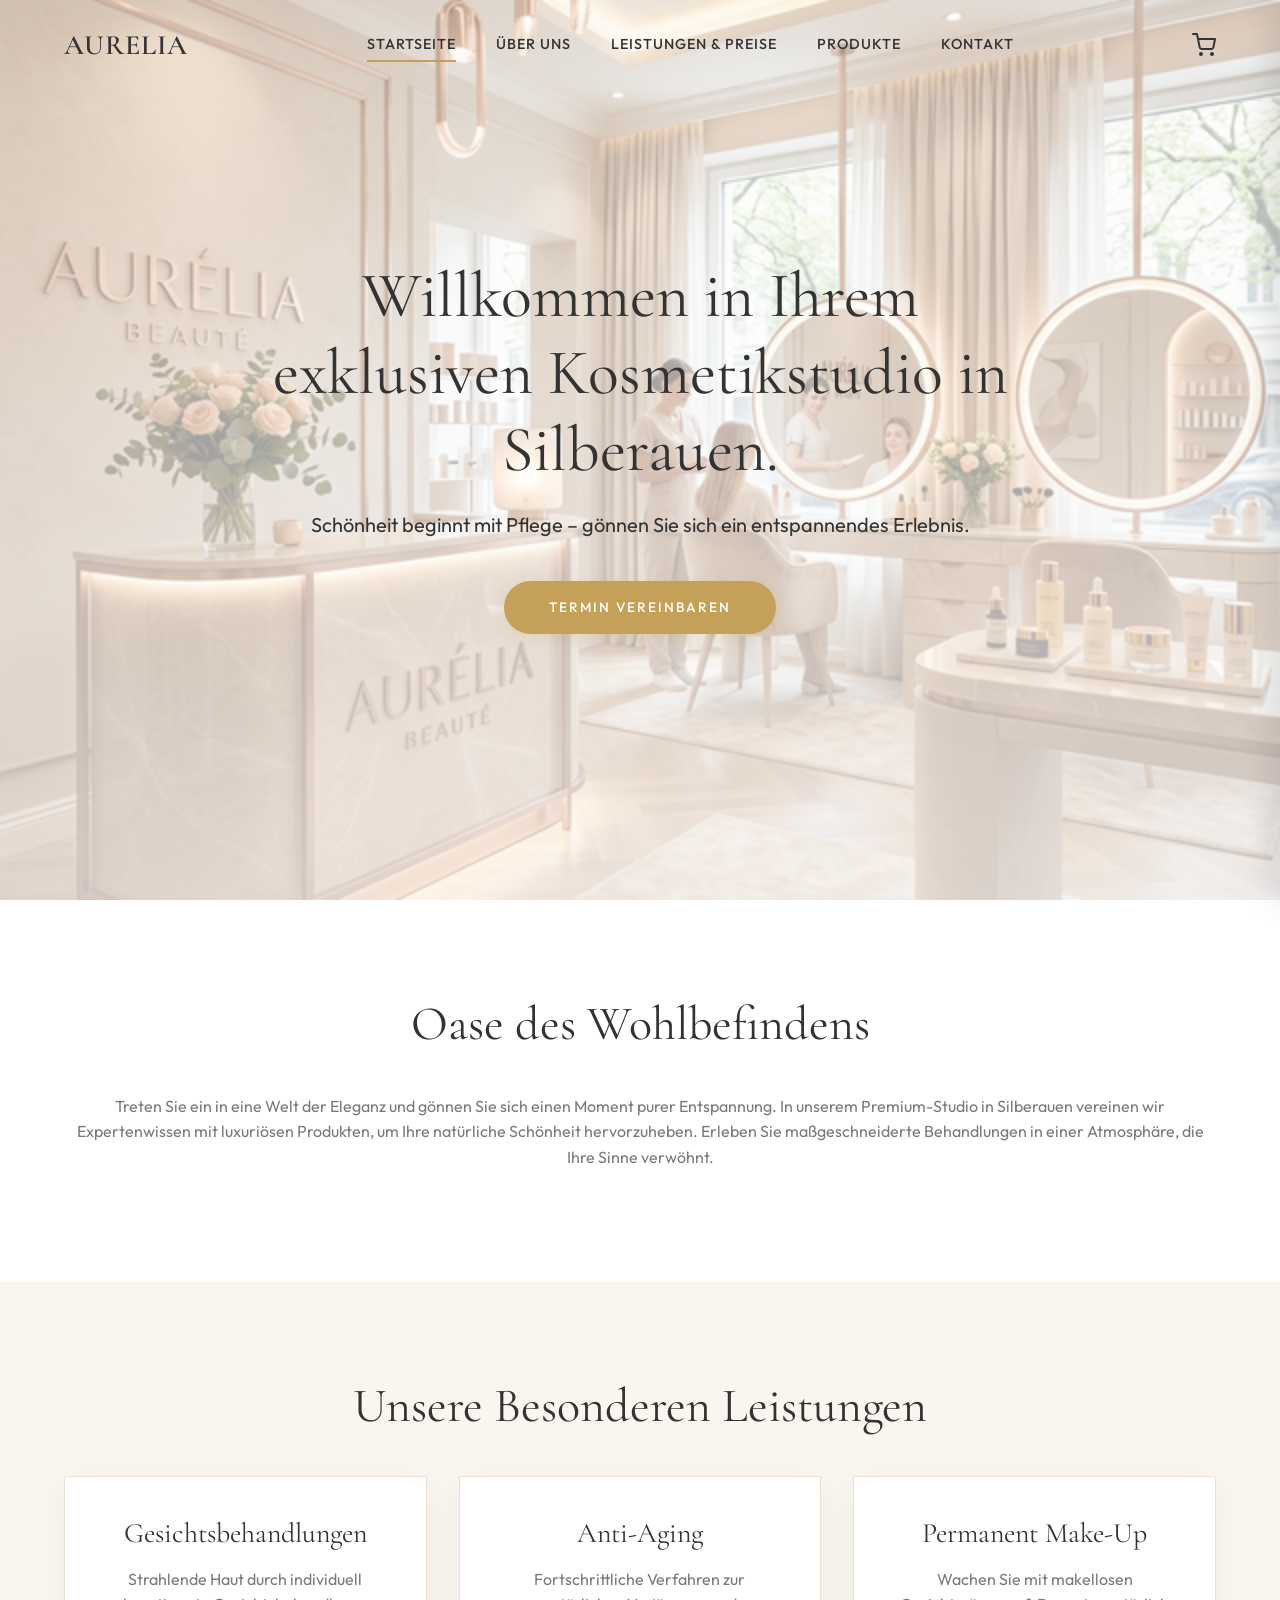
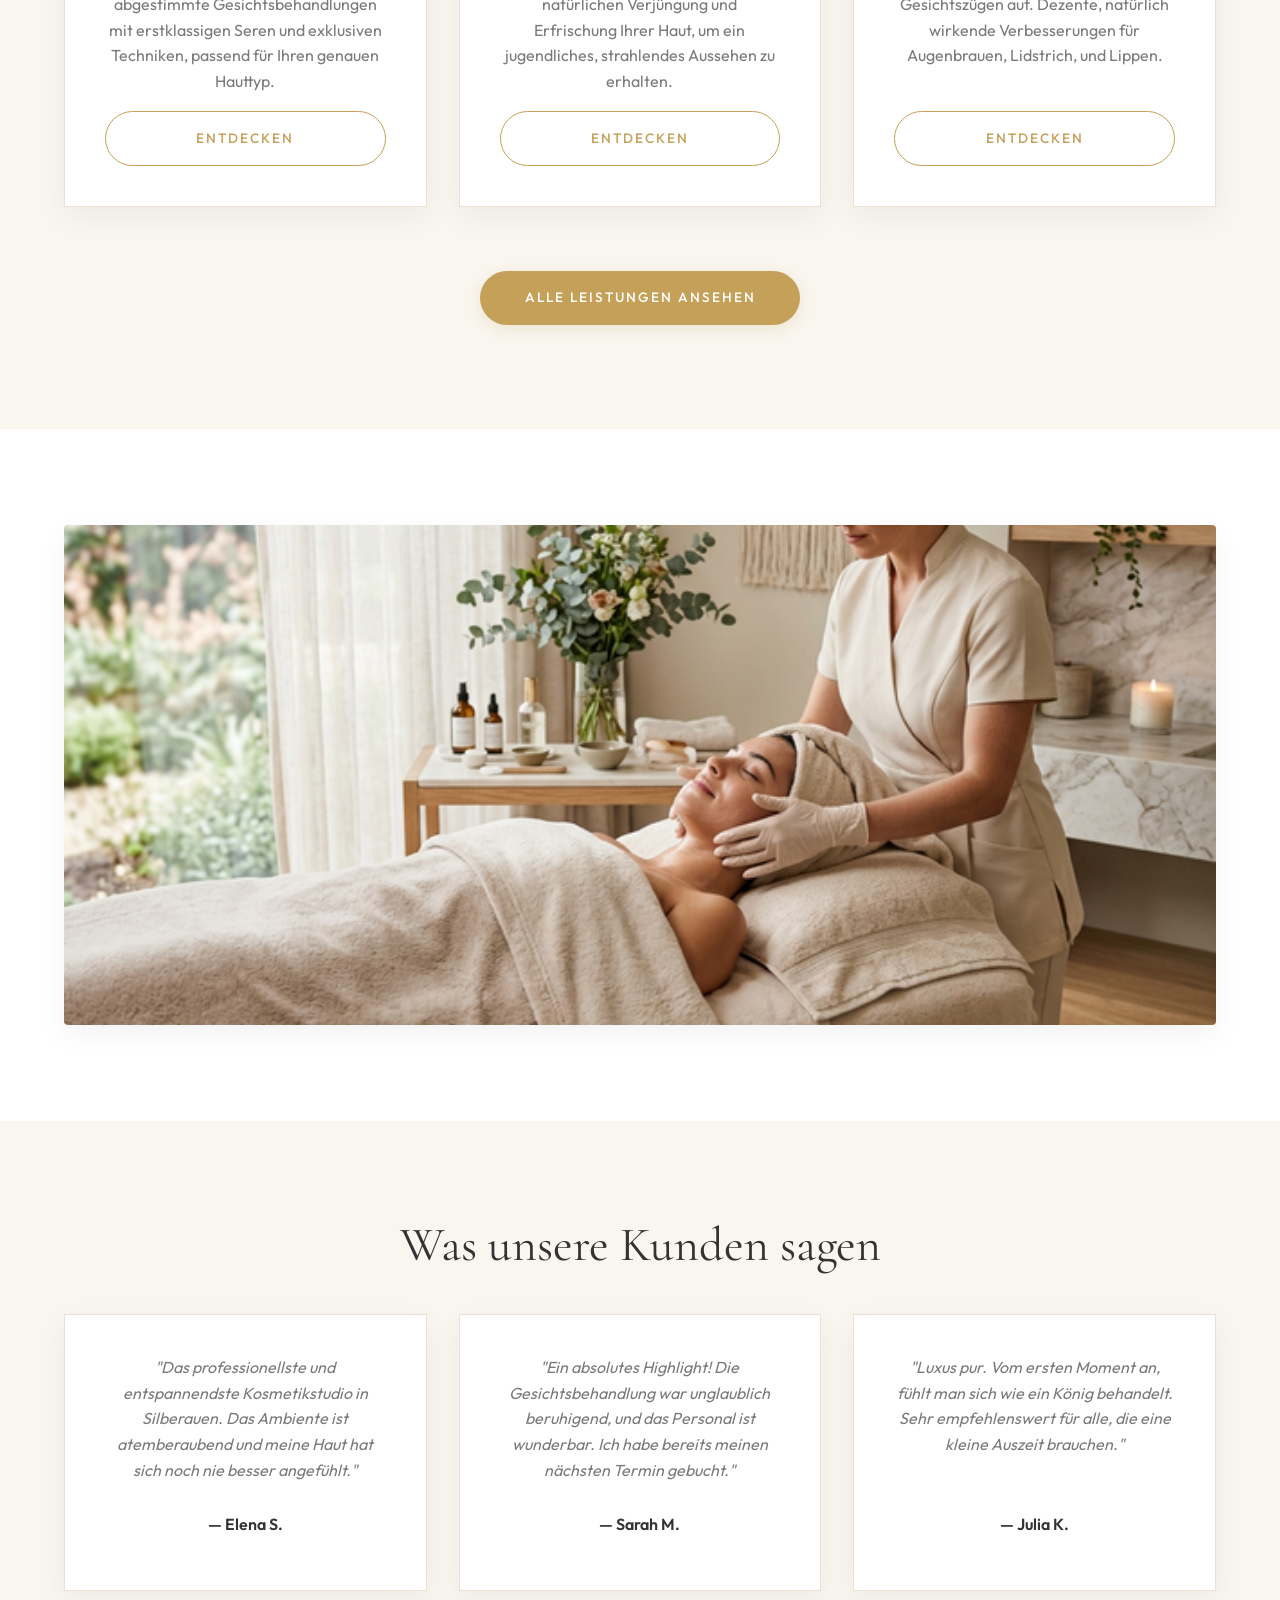
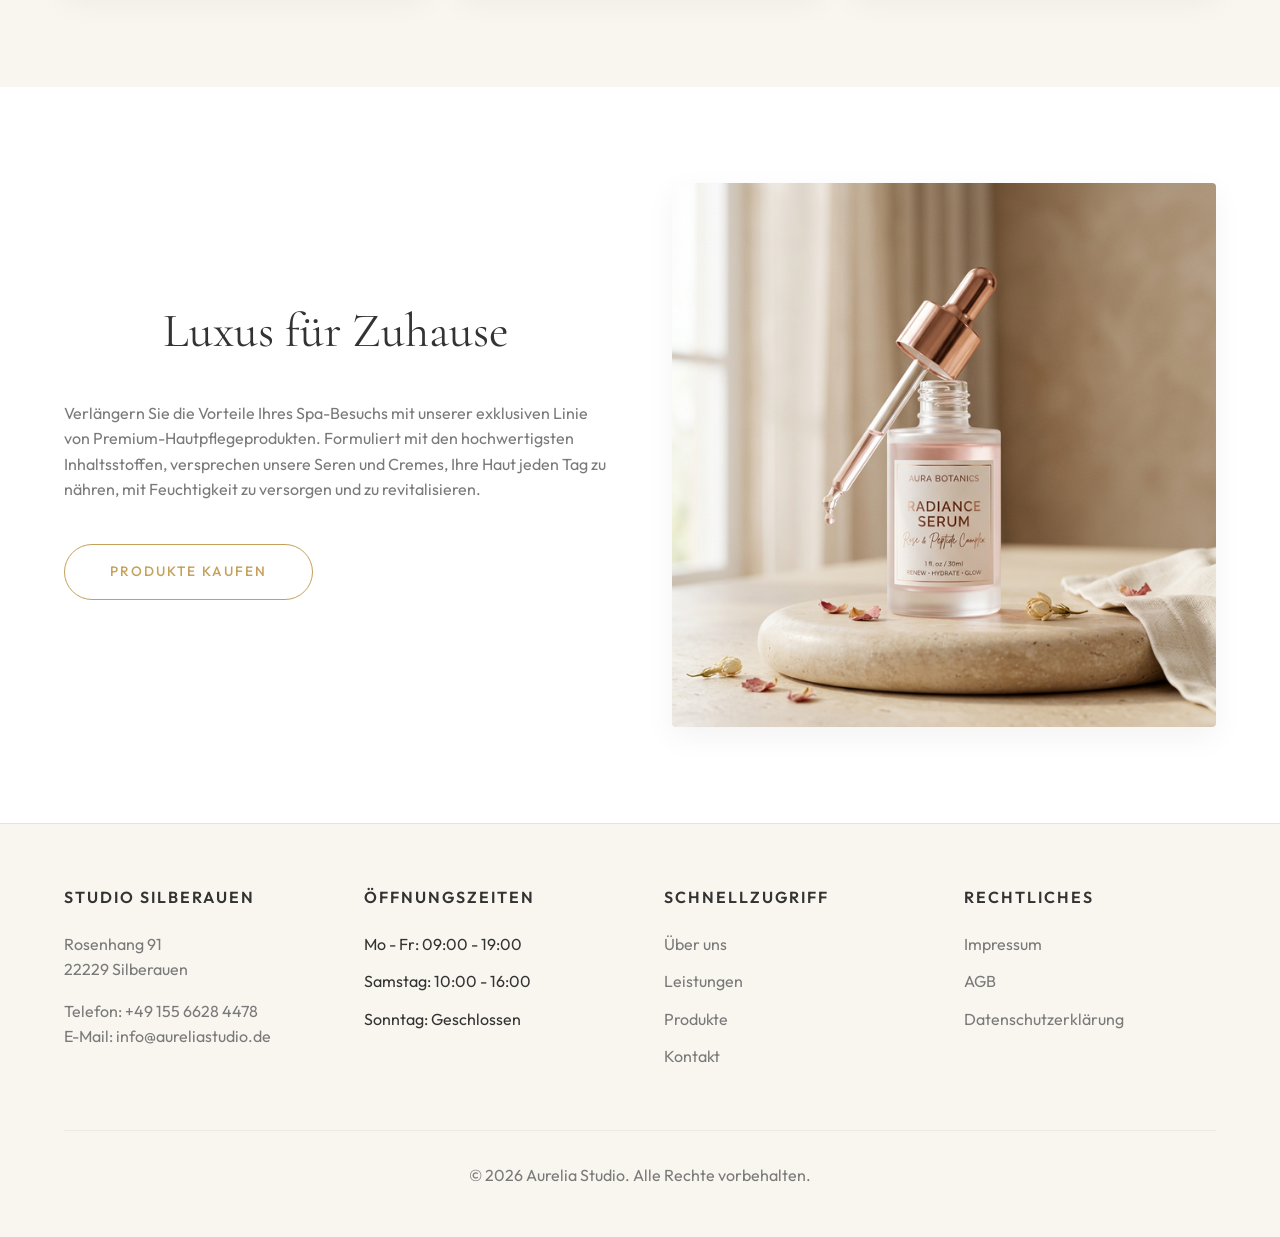
<file: index.html>
﻿<!DOCTYPE html>
<html lang="en">

<head>
    <meta charset="UTF-8">
    <meta name="viewport" content="width=device-width, initial-scale=1.0">
    <title>Exclusive Beauty Studio | Silberauen</title>
    <!-- Google Fonts -->
    <link rel="preconnect" href="https://fonts.googleapis.com">
    <link rel="preconnect" href="https://fonts.gstatic.com" crossorigin>
    <link
        href="https://fonts.googleapis.com/css2?family=Cormorant+Garamond:ital,wght@0,300;0,400;0,500;0,600;0,700;1,400&family=Outfit:wght@300;400;500;600&display=swap"
        rel="stylesheet">
    <!-- CSS -->
    <link rel="stylesheet" href="css/styles.css">
    <link rel='icon' type='image/png' href='favicon.png'>
</head>

<body>

    <!-- Header Navigation -->
    <header>
        <div class="container nav-container">
            <a href="index.html" class="logo">AURELIA</a>
            <nav class="nav-links">
                <a href="index.html">Startseite</a>
                <a href="about.html">Über uns</a>
                <a href="services.html">Leistungen & Preise</a>
                <a href="products.html">Produkte</a>
                <a href="contact.html">Kontakt</a>
            </nav>
            <div class="nav-actions">
                <div class="cart-icon-wrapper">
                    <svg viewBox="0 0 24 24" fill="none" stroke="currentColor" stroke-width="2" stroke-linecap="round"
                        stroke-linejoin="round">
                        <circle cx="9" cy="21" r="1"></circle>
                        <circle cx="20" cy="21" r="1"></circle>
                        <path d="M1 1h4l2.68 13.39a2 2 0 0 0 2 1.61h9.72a2 2 0 0 0 2-1.61L23 6H6"></path>
                    </svg>
                    <span class="cart-badge">0</span>
                </div>
                <button class="mobile-menu-btn">
                    <span></span>
                    <span></span>
                    <span></span>
                </button>
            </div>
        </div>
    </header>

    <main>
        <!-- Hero Section -->
        <section class="hero">
            <img src="assets/home_hero_studio_1772187780330.png" alt="Cosmetic Studio Silberauen" class="hero-img">
            <div class="hero-overlay"></div>
            <div class="container hero-content animate-on-scroll">
                <h1>Willkommen in Ihrem exklusiven Kosmetikstudio in Silberauen.</h1>
                <p>Schönheit beginnt mit Pflege – gönnen Sie sich ein entspannendes Erlebnis.</p>
                <a href="contact.html" class="btn btn-primary">Termin vereinbaren</a>
            </div>
        </section>

        <!-- Short Studio Introduction -->
        <section class="section">
            <div class="container text-center max-w-800 animate-on-scroll">
                <h2>Oase des Wohlbefindens</h2>
                <p>Treten Sie ein in eine Welt der Eleganz und gönnen Sie sich einen Moment purer Entspannung. In
                    unserem Premium-Studio
                    in Silberauen vereinen wir Expertenwissen mit luxuriösen Produkten, um Ihre natürliche Schönheit
                    hervorzuheben.
                    Erleben Sie maßgeschneiderte Behandlungen in einer Atmosphäre, die Ihre Sinne verwöhnt.</p>
            </div>
        </section>

        <!-- Service Preview -->
        <section class="section section-bg-beige">
            <div class="container">
                <h2 class="animate-on-scroll">Unsere Besonderen Leistungen</h2>
                <div class="grid grid-3">
                    <div class="card animate-on-scroll">
                        <h3>Gesichtsbehandlungen</h3>
                        <p>Strahlende Haut durch individuell abgestimmte Gesichtsbehandlungen mit erstklassigen Seren
                            und exklusiven Techniken, passend
                            für Ihren genauen Hauttyp.</p>
                        <a href="services.html" class="btn btn-outline" style="margin-top:auto;">Entdecken</a>
                    </div>
                    <div class="card animate-on-scroll" style="transition-delay: 0.1s;">
                        <h3>Anti-Aging</h3>
                        <p>Fortschrittliche Verfahren zur natürlichen Verjüngung und Erfrischung Ihrer Haut, um ein
                            jugendliches, strahlendes Aussehen zu erhalten.</p>
                        <a href="services.html" class="btn btn-outline" style="margin-top:auto;">Entdecken</a>
                    </div>
                    <div class="card animate-on-scroll" style="transition-delay: 0.2s;">
                        <h3>Permanent Make-Up</h3>
                        <p>Wachen Sie mit makellosen Gesichtszügen auf. Dezente, natürlich wirkende Verbesserungen für
                            Augenbrauen, Lidstrich,
                            und Lippen.</p>
                        <a href="services.html" class="btn btn-outline" style="margin-top:auto;">Entdecken</a>
                    </div>
                </div>
                <div class="text-center" style="margin-top: 4rem;">
                    <a href="services.html" class="btn btn-primary animate-on-scroll">Alle Leistungen ansehen</a>
                </div>
            </div>
        </section>

        <!-- Highlight Image Section -->
        <section class="section text-center">
            <div class="container">
                <img src="assets/services_treatment_1772187810376.png" alt="Relaxing Facial Treatment"
                    style="width: 100%; max-height: 500px; object-fit: cover; border-radius: 4px; box-shadow: var(--shadow-subtle);"
                    class="animate-on-scroll">
            </div>
        </section>

        <!-- Testimonials -->
        <section class="section section-bg-beige">
            <div class="container">
                <h2 class="animate-on-scroll">Was unsere Kunden sagen</h2>
                <div class="grid grid-3">
                    <div class="card animate-on-scroll">
                        <p style="font-style: italic; margin-bottom: 2rem;">"Das professionellste und entspannendste
                            Kosmetikstudio in Silberauen. Das Ambiente ist atemberaubend und meine Haut hat sich noch nie
                            besser angefühlt."</p>
                        <h4 style="margin-top:auto; font-family: var(--font-body); font-weight:600;">— Elena S.</h4>
                    </div>
                    <div class="card animate-on-scroll" style="transition-delay: 0.1s;">
                        <p style="font-style: italic; margin-bottom: 2rem;">"Ein absolutes Highlight! Die
                            Gesichtsbehandlung
                            war unglaublich beruhigend, und das Personal ist wunderbar. Ich habe bereits meinen nächsten
                            Termin gebucht."
                        </p>
                        <h4 style="margin-top:auto; font-family: var(--font-body); font-weight:600;">— Sarah M.</h4>
                    </div>
                    <div class="card animate-on-scroll" style="transition-delay: 0.2s;">
                        <p style="font-style: italic; margin-bottom: 2rem;">"Luxus pur. Vom ersten Moment an,
                            fühlt man sich wie ein König behandelt. Sehr empfehlenswert für alle, die eine kleine
                            Auszeit brauchen."</p>
                        <h4 style="margin-top:auto; font-family: var(--font-body); font-weight:600;">— Julia K.</h4>
                    </div>
                </div>
            </div>
        </section>

        <!-- Product Highlight Preview -->
        <section class="section">
            <div class="container">
                <div style="display: flex; flex-wrap: wrap; align-items: center; gap: 4rem;">
                    <div style="flex: 1; min-width: 300px;" class="animate-on-scroll">
                        <h2>Luxus für Zuhause</h2>
                        <p>Verlängern Sie die Vorteile Ihres Spa-Besuchs mit unserer exklusiven Linie von
                            Premium-Hautpflegeprodukten.
                            Formuliert mit den hochwertigsten Inhaltsstoffen, versprechen unsere Seren und Cremes, Ihre
                            Haut jeden Tag zu nähren,
                            mit Feuchtigkeit zu versorgen und zu revitalisieren.</p>
                        <br>
                        <a href="products.html" class="btn btn-outline">Produkte kaufen</a>
                    </div>
                    <div style="flex: 1; min-width: 300px;" class="animate-on-scroll">
                        <img src="assets/premium_serum_1772187792490.png" alt="Premium Facial Serum"
                            style="width: 100%; border-radius: 4px; box-shadow: var(--shadow-subtle);">
                    </div>
                </div>
            </div>
        </section>
    </main>

    <!-- Global Footer -->
    <footer>
        <div class="container">
            <div class="footer-grid">
                <div class="footer-col">
                    <h4>Studio Silberauen</h4>
                    <p>Rosenhang 91<br>22229 Silberauen</p>
                    <p style="margin-top: 1rem;">Telefon: +49 155 6628 4478<br>E-Mail: <a
                            href="mailto:info@webtech-agentur.de"
                            style="text-transform: none; letter-spacing: normal;">info@aureliastudio.de</a></p>
                </div>
                <div class="footer-col">
                    <h4>Öffnungszeiten</h4>
                    <ul>
                        <li>Mo - Fr: 09:00 - 19:00</li>
                        <li>Samstag: 10:00 - 16:00</li>
                        <li>Sonntag: Geschlossen</li>
                    </ul>
                </div>
                <div class="footer-col">
                    <h4>Schnellzugriff</h4>
                    <ul>
                        <li><a href="about.html">Über uns</a></li>
                        <li><a href="services.html">Leistungen</a></li>
                        <li><a href="products.html">Produkte</a></li>
                        <li><a href="contact.html">Kontakt</a></li>
                    </ul>
                </div>
                <div class="footer-col">
                    <h4>Rechtliches</h4>
                    <ul>
                        <li><a href="imprint.html">Impressum</a></li>
                        <li><a href="terms.html">AGB</a></li>
                        <li><a href="privacy.html">Datenschutzerklärung</a></li>
                    </ul>
                </div>
            </div>
            <div class="footer-bottom">
                <p>&copy; 2026 Aurelia Studio. Alle Rechte vorbehalten.</p>
            </div>
        </div>
    </footer>

        <!-- Cart Drawer & Overlay -->
    <div id="cart-overlay"></div>
    <div id="cart-drawer">
        <div class="cart-header">
            <h2>Warenkorb</h2>
            <button class="cart-close">
                <svg width="24" height="24" viewBox="0 0 24 24" fill="none" stroke="currentColor" stroke-width="2">
                    <line x1="18" y1="6" x2="6" y2="18"></line>
                    <line x1="6" y1="6" x2="18" y2="18"></line>
                </svg>
            </button>
        </div>
        <div class="cart-items">
            <!-- Items will be injected by JavaScript -->
        </div>
        <div class="cart-footer">
            <div class="cart-subtotal">
                <span>Zwischensumme</span>
                <span class="cart-subtotal-amount">�0.00</span>
            </div>
            <a href="checkout.html" class="btn btn-primary">Zur Kasse</a>
        </div>
    </div>

    <script src="js/scripts.js"></script>
    <script src="js/cart.js"></script>
</body>

</html>
</file>
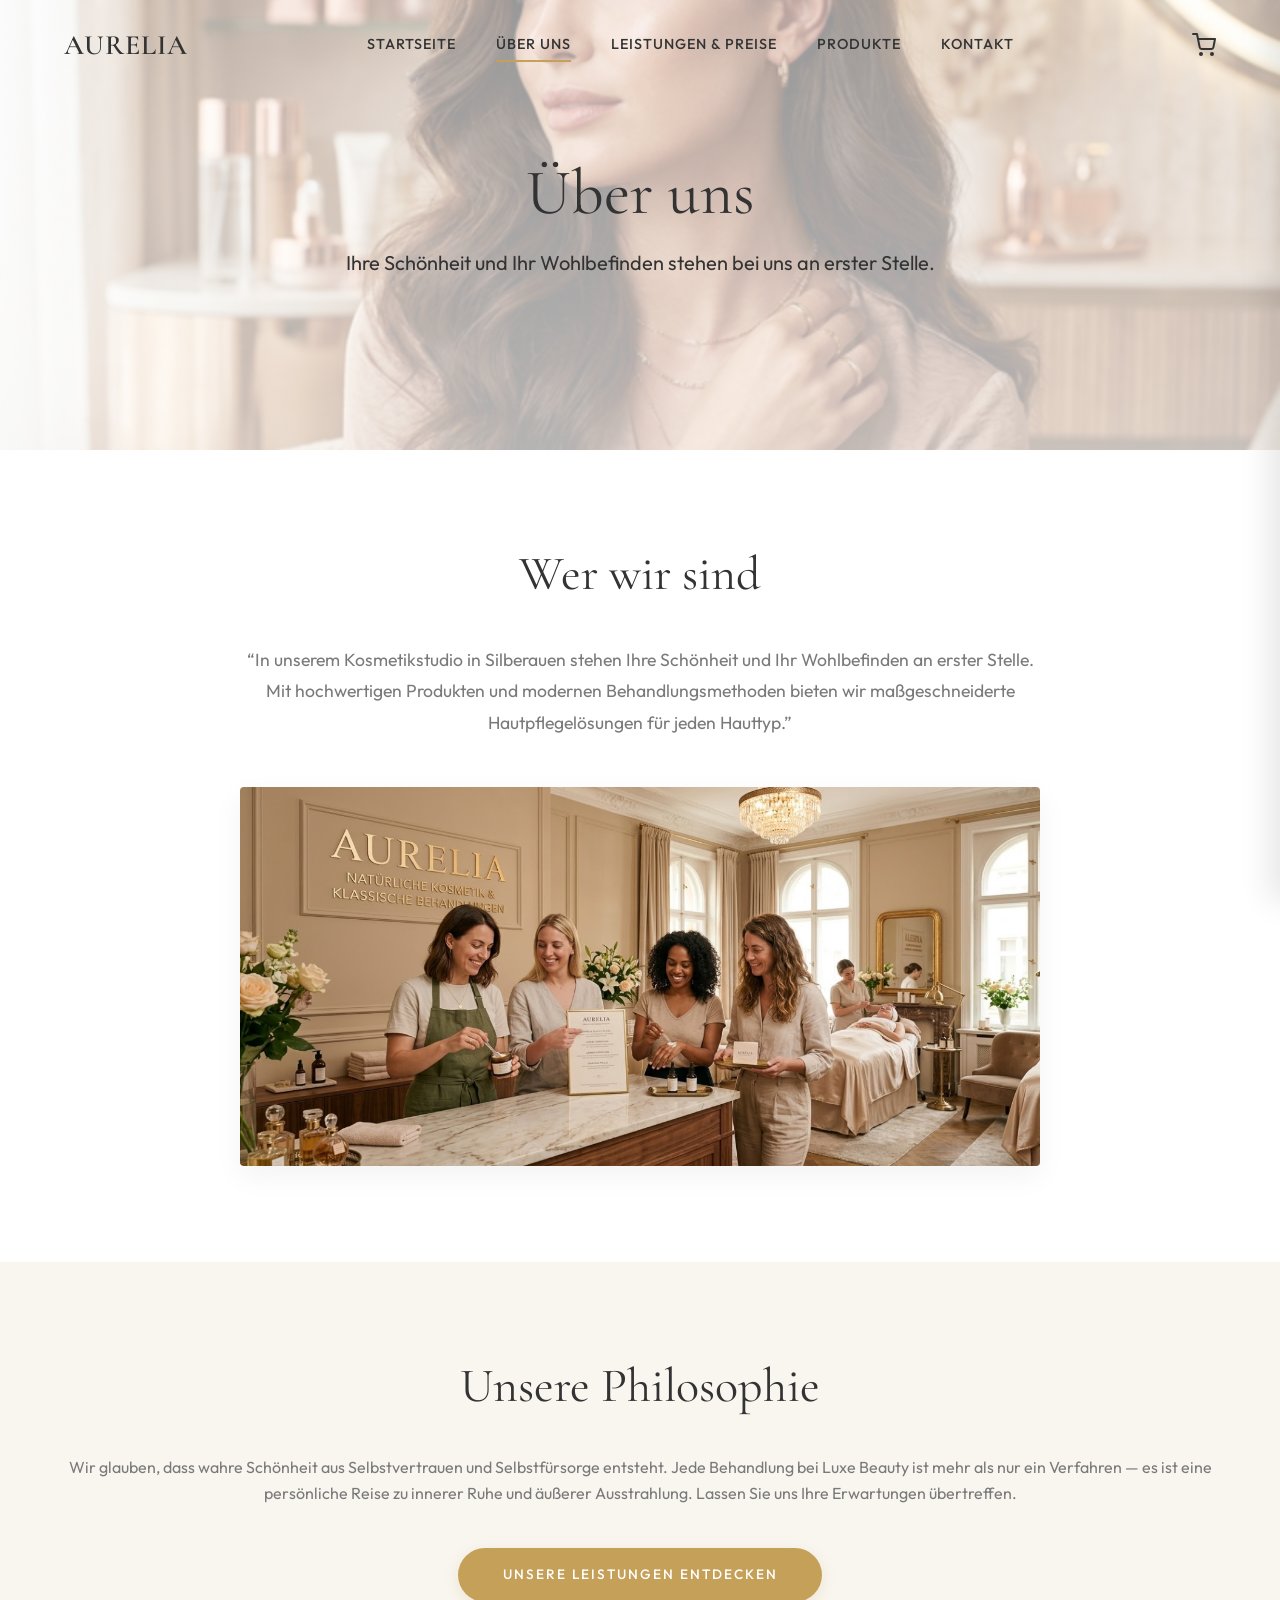
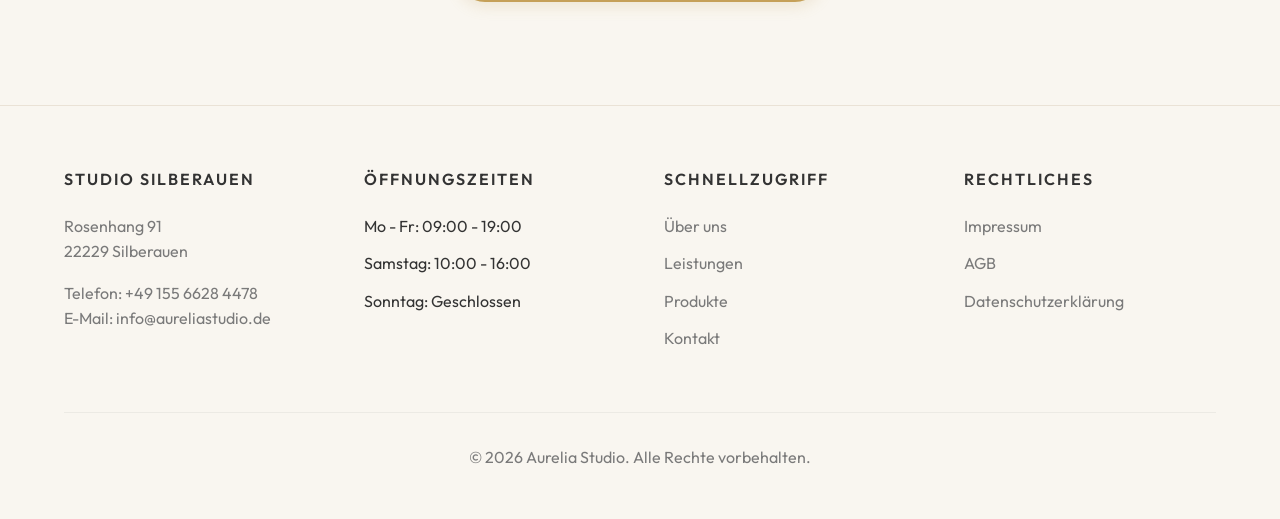
<file: about.html>
﻿<!DOCTYPE html>
<html lang="en">

<head>
    <meta charset="UTF-8">
    <meta name="viewport" content="width=device-width, initial-scale=1.0">
    <title>Über uns | Exklusives KosmetikStudio Silberauen</title>
    <!-- Google Fonts -->
    <link rel="preconnect" href="https://fonts.googleapis.com">
    <link rel="preconnect" href="https://fonts.gstatic.com" crossorigin>
    <link
        href="https://fonts.googleapis.com/css2?family=Cormorant+Garamond:ital,wght@0,300;0,400;0,500;0,600;0,700;1,400&family=Outfit:wght@300;400;500;0,600&display=swap"
        rel="stylesheet">
    <!-- CSS -->
    <link rel="stylesheet" href="css/styles.css">
    <link rel='icon' type='image/png' href='favicon.png'>
</head>

<body>

    <!-- Header Navigation -->
    <header>
        <div class="container nav-container">
            <a href="index.html" class="logo">AURELIA</a>
            <nav class="nav-links">
                <a href="index.html">Startseite</a>
                <a href="about.html">Über uns</a>
                <a href="services.html">Leistungen & Preise</a>
                <a href="products.html">Produkte</a>
                <a href="contact.html">Kontakt</a>
            </nav>
            <div class="nav-actions">
                <div class="cart-icon-wrapper">
                    <svg viewBox="0 0 24 24" fill="none" stroke="currentColor" stroke-width="2" stroke-linecap="round"
                        stroke-linejoin="round">
                        <circle cx="9" cy="21" r="1"></circle>
                        <circle cx="20" cy="21" r="1"></circle>
                        <path d="M1 1h4l2.68 13.39a2 2 0 0 0 2 1.61h9.72a2 2 0 0 0 2-1.61L23 6H6"></path>
                    </svg>
                    <span class="cart-badge">0</span>
                </div>
                <button class="mobile-menu-btn">
                    <span></span>
                    <span></span>
                    <span></span>
                </button>
            </div>
        </div>
    </header>

    <main>
        <!-- Page Header -->
        <section class="page-header"
            style="background-image: linear-gradient(rgba(255,255,255,0.6), rgba(255,255,255,0.7)), url('assets/about_header_elegance_1772187846724.png'); background-size: cover; background-position: center;">
            <div class="container">
                <h1 class="animate-on-scroll">Über uns</h1>
                <p class="animate-on-scroll" style="font-size: 1.25rem; color: var(--color-text-dark);">Ihre Schönheit
                    und
                    Ihr Wohlbefinden stehen bei uns an erster Stelle.</p>
            </div>
        </section>

        <!-- Professional Description -->
        <section class="section">
            <div class="container" style="max-width: 800px; text-align: center;">
                <h2 class="animate-on-scroll">Wer wir sind</h2>
                <p class="animate-on-scroll" style="font-size: 1.1rem; line-height: 1.8;">
                    “In unserem Kosmetikstudio in Silberauen stehen Ihre Schönheit und Ihr Wohlbefinden an erster
                    Stelle. Mit
                    hochwertigen
                    Produkten und modernen Behandlungsmethoden bieten wir maßgeschneiderte Hautpflegelösungen für jeden
                    Hauttyp.”
                </p>
                <div class="animate-on-scroll" style="margin-top: 3rem;">
                    <img src="assets/Screenshot 2026-03-13 080654.png" alt="Ästhetisches Porträt einer eleganten Frau"
                        style="width: 100%; border-radius: 4px; box-shadow: var(--shadow-subtle);">
                </div>
            </div>
        </section>

        <!-- Expertise -->
        <section class="section section-bg-beige">
            <div class="container text-center max-w-800">
                <h2 class="animate-on-scroll">Unsere Philosophie</h2>
                <p class="animate-on-scroll">Wir glauben, dass wahre Schönheit aus Selbstvertrauen und Selbstfürsorge
                    entsteht. Jede
                    Behandlung bei Luxe Beauty ist mehr als nur ein Verfahren — es ist eine persönliche Reise zu innerer
                    Ruhe und äußerer Ausstrahlung. Lassen Sie uns Ihre Erwartungen übertreffen.</p>
                <br>
                <a href="services.html" class="btn btn-primary animate-on-scroll">Unsere Leistungen entdecken</a>
            </div>
        </section>
    </main>

    <!-- Global Footer -->
    <footer>
        <div class="container">
            <div class="footer-grid">
                <div class="footer-col">
                    <h4>Studio Silberauen</h4>
                    <p>Rosenhang 91<br>22229 Silberauen</p>
                    <p style="margin-top: 1rem;">Telefon: +49 155 6628 4478<br>E-Mail: <a
                            href="mailto:info@webtech-agentur.de"
                            style="text-transform: none; letter-spacing: normal;">info@aureliastudio.de</a></p>
                </div>
                <div class="footer-col">
                    <h4>Öffnungszeiten</h4>
                    <ul>
                        <li>Mo - Fr: 09:00 - 19:00</li>
                        <li>Samstag: 10:00 - 16:00</li>
                        <li>Sonntag: Geschlossen</li>
                    </ul>
                </div>
                <div class="footer-col">
                    <h4>Schnellzugriff</h4>
                    <ul>
                        <li><a href="about.html">Über uns</a></li>
                        <li><a href="services.html">Leistungen</a></li>
                        <li><a href="products.html">Produkte</a></li>
                        <li><a href="contact.html">Kontakt</a></li>
                    </ul>
                </div>
                <div class="footer-col">
                    <h4>Rechtliches</h4>
                    <ul>
                        <li><a href="imprint.html">Impressum</a></li>
                        <li><a href="terms.html">AGB</a></li>
                        <li><a href="privacy.html">Datenschutzerklärung</a></li>
                    </ul>
                </div>
            </div>
            <div class="footer-bottom">
                <p>&copy; 2026 Aurelia Studio. Alle Rechte vorbehalten.</p>
            </div>
        </div>
    </footer>

    <!-- Cart Drawer & Overlay -->
    <div id="cart-overlay"></div>
    <div id="cart-drawer">
        <div class="cart-header">
            <h2>Warenkorb</h2>
            <button class="cart-close">
                <svg width="24" height="24" viewBox="0 0 24 24" fill="none" stroke="currentColor" stroke-width="2">
                    <line x1="18" y1="6" x2="6" y2="18"></line>
                    <line x1="6" y1="6" x2="18" y2="18"></line>
                </svg>
            </button>
        </div>
        <div class="cart-items">
            <!-- Items will be injected by JavaScript -->
        </div>
        <div class="cart-footer">
            <div class="cart-subtotal">
                <span>Zwischensumme</span>
                <span class="cart-subtotal-amount">�0.00</span>
            </div>
            <a href="checkout.html" class="btn btn-primary">Zur Kasse</a>
        </div>
    </div>

    <script src="js/scripts.js"></script>
    <script src="js/cart.js"></script>
</body>

</html>
</file>
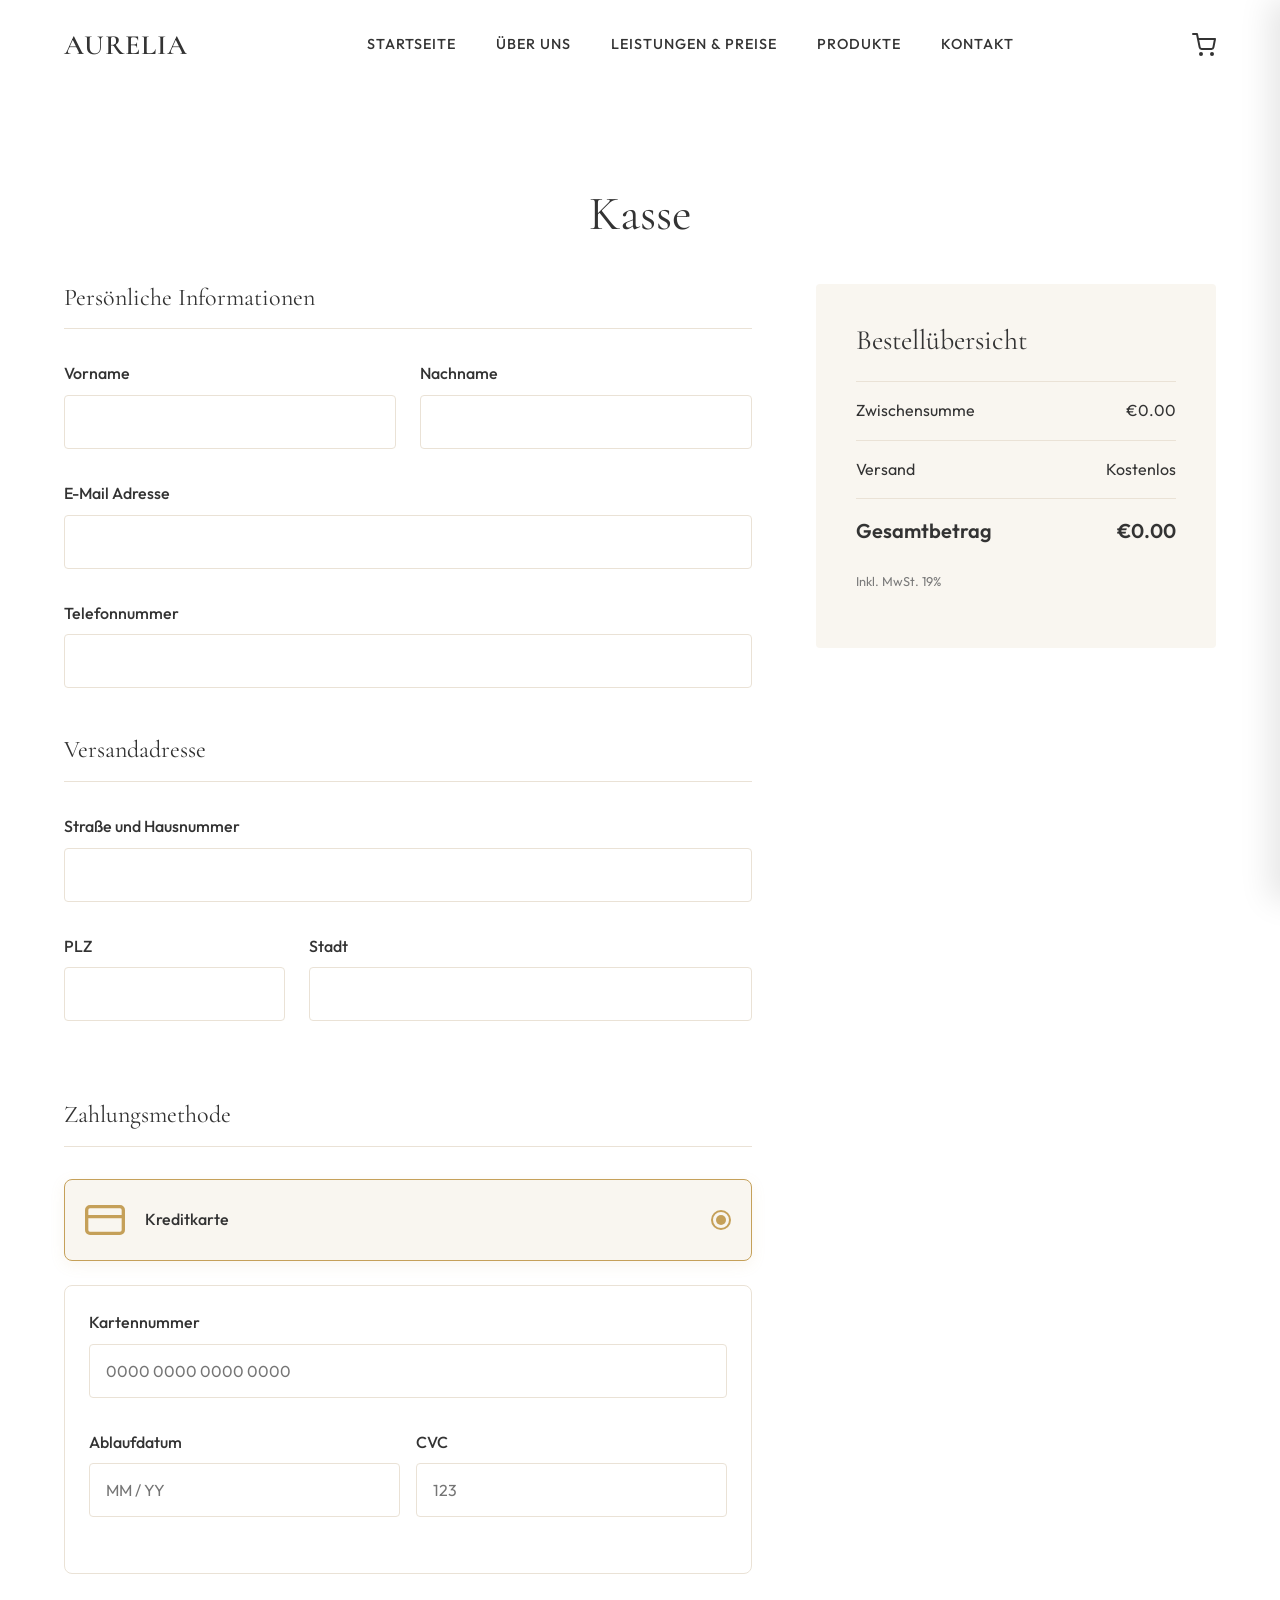
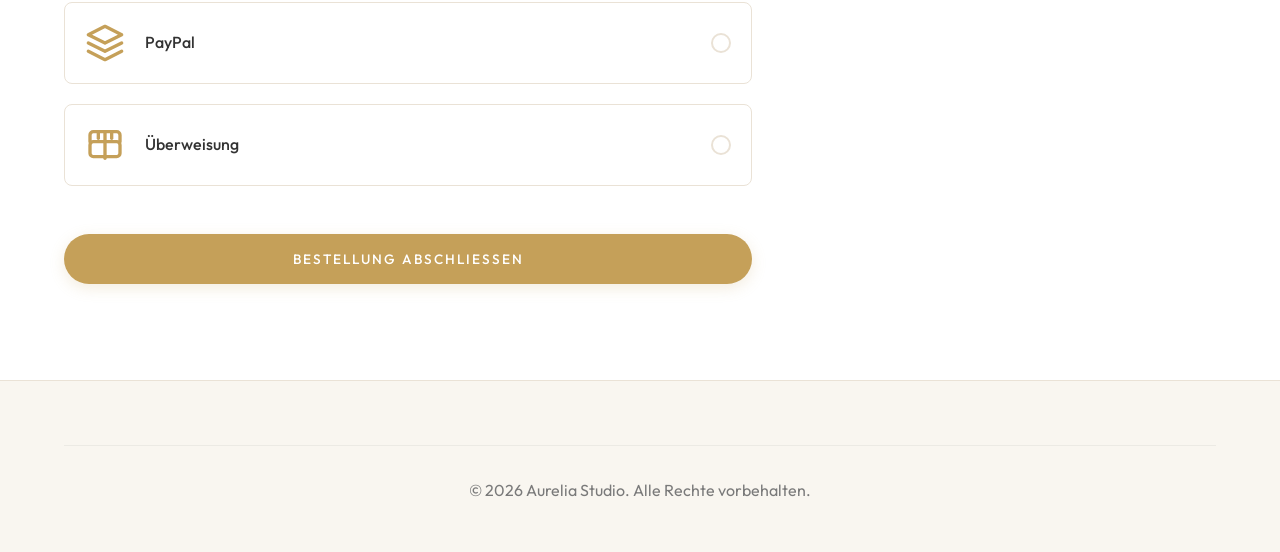
<file: checkout.html>
<!DOCTYPE html>
<html lang="de">

<head>
    <meta charset="UTF-8">
    <meta name="viewport" content="width=device-width, initial-scale=1.0">
    <title>Zur Kasse | Aurelia Studio</title>
    <!-- Google Fonts -->
    <link rel="preconnect" href="https://fonts.googleapis.com">
    <link rel="preconnect" href="https://fonts.gstatic.com" crossorigin>
    <link
        href="https://fonts.googleapis.com/css2?family=Cormorant+Garamond:ital,wght@0,300;0,400;0,500;0,600;0,700;1,400&family=Outfit:wght@300;400;500;600&display=swap"
        rel="stylesheet">
    <!-- CSS -->
    <link rel="stylesheet" href="css/styles.css">

    <style>
        .checkout-grid {
            display: grid;
            grid-template-columns: 1fr 400px;
            gap: 4rem;
            align-items: start;
        }

        @media (max-width: 992px) {
            .checkout-grid {
                grid-template-columns: 1fr;
            }
        }

        .checkout-section {
            margin-bottom: 3rem;
        }

        .checkout-section h3 {
            border-bottom: 1px solid var(--color-beige-dark);
            padding-bottom: 1rem;
            margin-bottom: 2rem;
            font-size: 1.5rem;
        }

        .order-summary {
            background-color: var(--color-beige);
            padding: 2.5rem;
            border-radius: 4px;
            position: sticky;
            top: 120px;
        }

        .order-summary h3 {
            text-align: left;
            margin-bottom: 1.5rem;
        }

        .order-item {
            display: flex;
            justify-content: space-between;
            margin-bottom: 1rem;
            font-size: 0.95rem;
        }

        .summary-row {
            display: flex;
            justify-content: space-between;
            margin-top: 1rem;
            padding-top: 1rem;
            border-top: 1px solid var(--color-beige-dark);
        }

        .summary-total {
            font-size: 1.25rem;
            font-weight: 600;
            color: var(--color-text-dark);
        }

        .payment-methods {
            display: grid;
            gap: 1.25rem;
            margin-top: 1.5rem;
        }

        .payment-option-card {
            border: 1px solid var(--color-beige-dark);
            padding: 1.25rem;
            border-radius: 8px;
            cursor: pointer;
            display: flex;
            align-items: center;
            justify-content: space-between;
            transition: var(--transition-smooth);
            background-color: var(--color-white);
            position: relative;
        }

        .payment-option-card:hover {
            border-color: var(--color-gold);
            transform: translateY(-2px);
            box-shadow: var(--shadow-subtle);
        }

        .payment-option-card.active {
            border-color: var(--color-gold);
            background-color: var(--color-beige);
            box-shadow: 0 4px 15px rgba(197, 160, 89, 0.1);
        }

        .payment-info {
            display: flex;
            align-items: center;
            gap: 1.25rem;
        }

        .payment-icon {
            width: 40px;
            height: 40px;
            display: flex;
            align-items: center;
            justify-content: center;
            color: var(--color-gold);
        }

        .payment-icon svg {
            width: 100%;
            height: 100%;
        }

        .payment-label {
            font-weight: 500;
            color: var(--color-text-dark);
        }

        .payment-radio {
            appearance: none;
            width: 20px;
            height: 20px;
            border: 2px solid var(--color-beige-dark);
            border-radius: 50%;
            outline: none;
            transition: var(--transition-smooth);
            position: relative;
        }

        .payment-radio:checked {
            border-color: var(--color-gold);
        }

        .payment-radio:checked::after {
            content: '';
            position: absolute;
            top: 50%;
            left: 50%;
            transform: translate(-50%, -50%);
            width: 10px;
            height: 10px;
            background-color: var(--color-gold);
            border-radius: 50%;
        }

        .payment-details {
            max-height: 0;
            overflow: hidden;
            transition: all 0.5s cubic-bezier(0.4, 0, 0.2, 1);
            opacity: 0;
            margin-top: 0;
        }

        .payment-details.active {
            max-height: 500px;
            opacity: 1;
            margin-top: 1.5rem;
            padding-bottom: 0.5rem;
        }

        .details-inner {
            background-color: var(--color-white);
            border: 1px solid var(--color-beige-dark);
            padding: 1.5rem;
            border-radius: 8px;
        }

        .card-expiry-cvc {
            display: grid;
            grid-template-columns: 1fr 1fr;
            gap: 1rem;
        }
    </style>
    <link rel='icon' type='image/png' href='favicon.png'>
</head>

<body>

    <!-- Header Navigation -->
    <header class="scrolled">
        <div class="container nav-container">
            <a href="index.html" class="logo">AURELIA</a>
            <nav class="nav-links">
                <a href="index.html">Startseite</a>
                <a href="about.html">Über uns</a>
                <a href="services.html">Leistungen & Preise</a>
                <a href="products.html">Produkte</a>
                <a href="contact.html">Kontakt</a>
            </nav>
            <div class="nav-actions">
                <div class="cart-icon-wrapper">
                    <svg viewBox="0 0 24 24" fill="none" stroke="currentColor" stroke-width="2" stroke-linecap="round"
                        stroke-linejoin="round">
                        <circle cx="9" cy="21" r="1"></circle>
                        <circle cx="20" cy="21" r="1"></circle>
                        <path d="M1 1h4l2.68 13.39a2 2 0 0 0 2 1.61h9.72a2 2 0 0 0 2-1.61L23 6H6"></path>
                    </svg>
                    <span class="cart-badge">0</span>
                </div>
                <button class="mobile-menu-btn">
                    <span></span>
                    <span></span>
                    <span></span>
                </button>
            </div>
        </div>
    </header>

    <main style="margin-top: 90px;">
        <section class="section">
            <div class="container">
                <h2>Kasse</h2>

                <div class="checkout-grid">
                    <div class="checkout-form-container">
                        <form id="checkout-form">
                            <div class="checkout-section">
                                <h3>Persönliche Informationen</h3>
                                <div class="grid grid-2" style="grid-template-columns: 1fr 1fr; gap: 1.5rem;">
                                    <div class="form-group">
                                        <label for="fname">Vorname</label>
                                        <input type="text" id="fname" class="form-control" required>
                                    </div>
                                    <div class="form-group">
                                        <label for="lname">Nachname</label>
                                        <input type="text" id="lname" class="form-control" required>
                                    </div>
                                </div>
                                <div class="form-group">
                                    <label for="email">E-Mail Adresse</label>
                                    <input type="email" id="email" class="form-control" required>
                                </div>
                                <div class="form-group">
                                    <label for="phone">Telefonnummer</label>
                                    <input type="tel" id="phone" class="form-control" required>
                                </div>
                            </div>

                            <div class="checkout-section">
                                <h3>Versandadresse</h3>
                                <div class="form-group">
                                    <label for="address">Straße und Hausnummer</label>
                                    <input type="text" id="address" class="form-control" required>
                                </div>
                                <div class="grid grid-2" style="grid-template-columns: 1fr 2fr; gap: 1.5rem;">
                                    <div class="form-group">
                                        <label for="zip">PLZ</label>
                                        <input type="text" id="zip" class="form-control" required>
                                    </div>
                                    <div class="form-group">
                                        <label for="city">Stadt</label>
                                        <input type="text" id="city" class="form-control" required>
                                    </div>
                                </div>
                            </div>

                            <div class="checkout-section">
                                <h3>Zahlungsmethode</h3>
                                <div class="payment-methods">
                                    <!-- Kreditkarte -->
                                    <div class="payment-group">
                                        <label class="payment-option-card active" for="pay-card">
                                            <div class="payment-info">
                                                <div class="payment-icon">
                                                    <svg viewBox="0 0 24 24" fill="none" stroke="currentColor"
                                                        stroke-width="2" stroke-linecap="round" stroke-linejoin="round">
                                                        <rect x="1" y="4" width="22" height="16" rx="2" ry="2"></rect>
                                                        <line x1="1" y1="10" x2="23" y2="10"></line>
                                                    </svg>
                                                </div>
                                                <span class="payment-label">Kreditkarte</span>
                                            </div>
                                            <input type="radio" id="pay-card" name="payment" value="card"
                                                class="payment-radio" checked>
                                        </label>
                                        <div id="card-details" class="payment-details active">
                                            <div class="details-inner">
                                                <div class="form-group">
                                                    <label for="card-num">Kartennummer</label>
                                                    <input type="text" id="card-num" class="form-control"
                                                        placeholder="0000 0000 0000 0000">
                                                </div>
                                                <div class="card-expiry-cvc">
                                                    <div class="form-group">
                                                        <label for="card-exp">Ablaufdatum</label>
                                                        <input type="text" id="card-exp" class="form-control"
                                                            placeholder="MM / YY">
                                                    </div>
                                                    <div class="form-group">
                                                        <label for="card-cvc">CVC</label>
                                                        <input type="text" id="card-cvc" class="form-control"
                                                            placeholder="123">
                                                    </div>
                                                </div>
                                            </div>
                                        </div>
                                    </div>

                                    <!-- PayPal -->
                                    <div class="payment-group">
                                        <label class="payment-option-card" for="pay-paypal">
                                            <div class="payment-info">
                                                <div class="payment-icon">
                                                    <svg viewBox="0 0 24 24" fill="none" stroke="currentColor"
                                                        stroke-width="2" stroke-linecap="round" stroke-linejoin="round">
                                                        <path d="M12 2L2 7l10 5 10-5-10-5z"></path>
                                                        <path d="M2 17l10 5 10-5"></path>
                                                        <path d="M2 12l10 5 10-5"></path>
                                                    </svg>
                                                </div>
                                                <span class="payment-label">PayPal</span>
                                            </div>
                                            <input type="radio" id="pay-paypal" name="payment" value="paypal"
                                                class="payment-radio">
                                        </label>
                                        <div id="paypal-details" class="payment-details">
                                            <div class="details-inner">
                                                <p style="font-size: 0.9rem; margin-bottom: 0;">Sie werden nach der
                                                    Bestellung sicher zu PayPal weitergeleitet.</p>
                                            </div>
                                        </div>
                                    </div>

                                    <!-- Banküberweisung -->
                                    <div class="payment-group">
                                        <label class="payment-option-card" for="pay-bank">
                                            <div class="payment-info">
                                                <div class="payment-icon">
                                                    <svg viewBox="0 0 24 24" fill="none" stroke="currentColor"
                                                        stroke-width="2" stroke-linecap="round" stroke-linejoin="round">
                                                        <rect x="3" y="10" width="18" height="9" rx="2"></rect>
                                                        <path d="M3 10V6a2 2 0 0 1 2-2h14a2 2 0 0 1 2 2v4"></path>
                                                        <path d="M12 4v16"></path>
                                                        <path d="M8 4v4"></path>
                                                        <path d="M16 4v4"></path>
                                                    </svg>
                                                </div>
                                                <span class="payment-label">Überweisung</span>
                                            </div>
                                            <input type="radio" id="pay-bank" name="payment" value="bank"
                                                class="payment-radio">
                                        </label>
                                        <div id="bank-details" class="payment-details">
                                            <div class="details-inner">
                                                <p style="font-size: 0.9rem; margin-bottom: 0.5rem;">Bitte überweisen
                                                    Sie den Betrag an:</p>
                                                <p
                                                    style="font-size: 0.85rem; line-height: 1.4; color: var(--color-text-dark); margin-bottom: 0;">
                                                    <strong>Aurelia Studio GmbH</strong><br>
                                                    IBAN: DE89 1234 5678 9012 3456 78<br>
                                                    BIC: GENO DE F1 ABC
                                                </p>
                                            </div>
                                        </div>
                                    </div>
                                </div>
                            </div>

                            <button type="submit" class="btn btn-primary" style="width: 100%;">Bestellung
                                abschließen</button>
                        </form>
                    </div>

                    <div class="order-summary">
                        <h3>Bestellübersicht</h3>
                        <div id="checkout-items">
                            <!-- Items will be injected by JS -->
                        </div>

                        <div class="summary-row">
                            <span>Zwischensumme</span>
                            <span id="summary-subtotal">€0.00</span>
                        </div>
                        <div class="summary-row">
                            <span>Versand</span>
                            <span>Kostenlos</span>
                        </div>
                        <div class="summary-row summary-total">
                            <span>Gesamtbetrag</span>
                            <span id="summary-total">€0.00</span>
                        </div>
                        <p style="font-size: 0.8rem; color: var(--color-text-light); margin-top: 1.5rem;">
                            Inkl. MwSt. 19%
                        </p>
                    </div>
                </div>
            </div>
        </section>
    </main>

    <!-- Global Footer -->
    <footer>
        <div class="container">
            <div class="footer-bottom">
                <p>&copy; 2026 Aurelia Studio. Alle Rechte vorbehalten.</p>
            </div>
        </div>
    </footer>

    <!-- Cart Drawer & Overlay -->
    <div id="cart-overlay"></div>
    <div id="cart-drawer">
        <div class="cart-header">
            <h2>Warenkorb</h2>
            <button class="cart-close">
                <svg width="24" height="24" viewBox="0 0 24 24" fill="none" stroke="currentColor" stroke-width="2">
                    <line x1="18" y1="6" x2="6" y2="18"></line>
                    <line x1="6" y1="6" x2="18" y2="18"></line>
                </svg>
            </button>
        </div>
        <div class="cart-items"></div>
        <div class="cart-footer">
            <div class="cart-subtotal">
                <span>Zwischensumme</span>
                <span class="cart-subtotal-amount">€0.00</span>
            </div>
            <a href="checkout.html" class="btn btn-primary">Zur Kasse</a>
        </div>
    </div>

    <script src="js/scripts.js"></script>
    <script src="js/cart.js"></script>
    <script>
        // Specific checkout logic
        document.addEventListener('DOMContentLoaded', () => {
            const checkoutItems = document.getElementById('checkout-items');
            const summarySubtotal = document.getElementById('summary-subtotal');
            const summaryTotal = document.getElementById('summary-total');

            function renderCheckout() {
                const cart = JSON.parse(localStorage.getItem('aurelia_cart')) || [];
                if (cart.length === 0 && window.location.pathname.includes('checkout.html')) {
                    // Redirect back to products if cart is empty
                    // window.location.href = 'products.html';
                }

                checkoutItems.innerHTML = cart.map(item => `
                    <div class="order-item">
                        <span>${item.name} x ${item.quantity}</span>
                        <span>€${(item.price * item.quantity).toFixed(2)}</span>
                    </div>
                `).join('');

                const subtotal = cart.reduce((sum, item) => sum + (item.price * item.quantity), 0);
                summarySubtotal.textContent = `€${subtotal.toFixed(2)}`;
                summaryTotal.textContent = `€${subtotal.toFixed(2)}`;
            }

            renderCheckout();

            // Handle payment option styling and collapsing
            const paymentRadios = document.querySelectorAll('.payment-radio');
            const paymentDetails = document.querySelectorAll('.payment-details');
            const paymentOptionCards = document.querySelectorAll('.payment-option-card');

            paymentRadios.forEach(radio => {
                radio.addEventListener('change', () => {
                    // Reset all
                    paymentDetails.forEach(detail => detail.classList.remove('active'));
                    paymentOptionCards.forEach(card => card.classList.remove('active'));

                    // Activate current
                    const parentCard = radio.closest('.payment-option-card');
                    const targetDetail = radio.closest('.payment-group').querySelector('.payment-details');

                    if (radio.checked) {
                        parentCard.classList.add('active');
                        if (targetDetail) targetDetail.classList.add('active');
                    }
                });
            });

            // Handle form submission
            const checkoutForm = document.getElementById('checkout-form');
            if (checkoutForm) {
                checkoutForm.addEventListener('submit', (e) => {
                    e.preventDefault();
                    alert('Vielen Dank für Ihre Bestellung! Wir haben eine Bestätigung an Ihre E-Mail gesendet.');
                    localStorage.removeItem('aurelia_cart');
                    window.location.href = 'index.html';
                });
            }
        });
    </script>
</body>

</html>
</file>
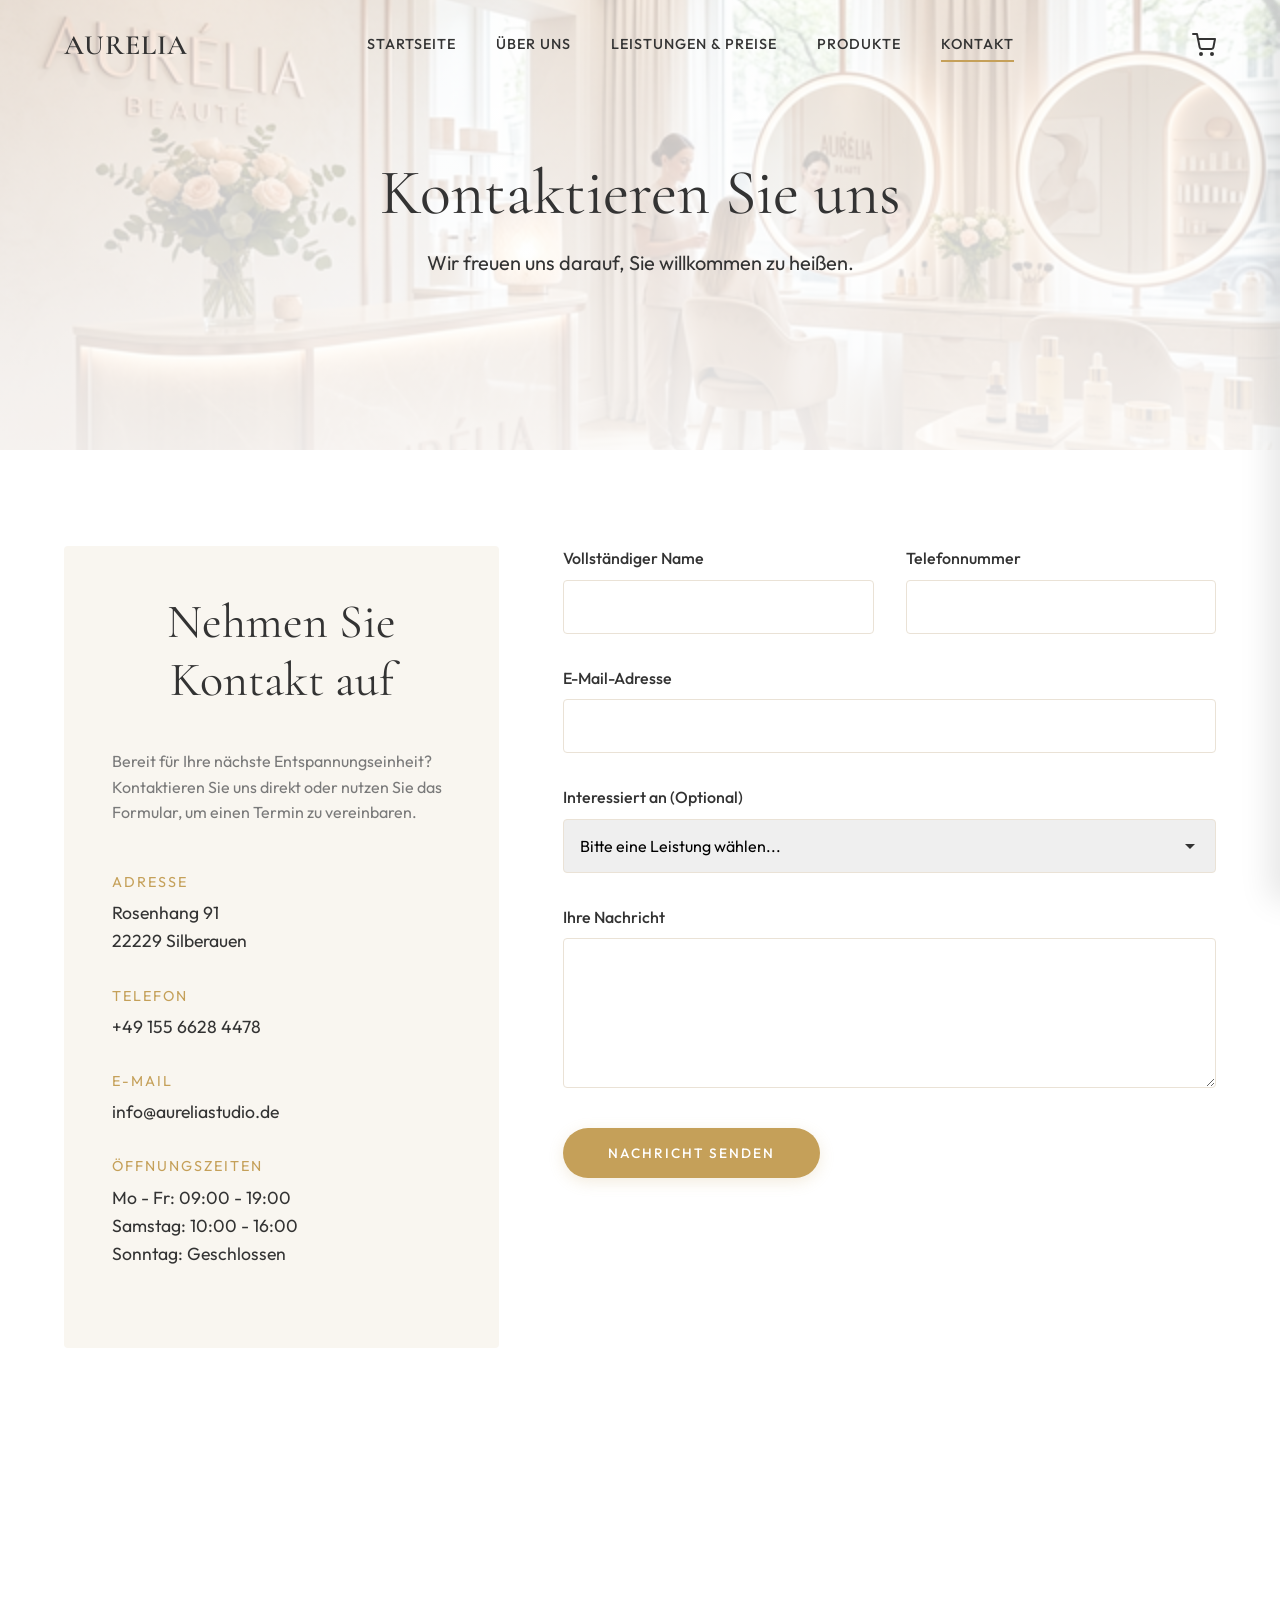
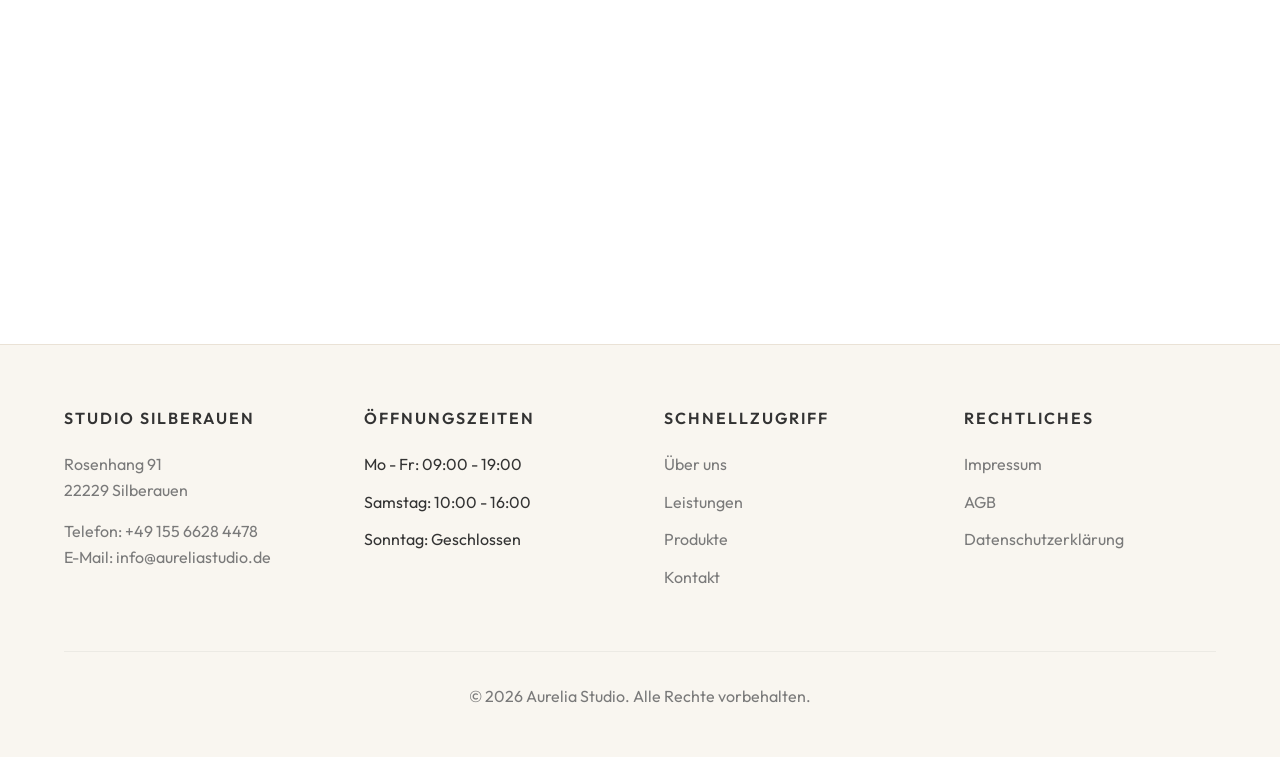
<file: contact.html>
﻿<!DOCTYPE html>
<html lang="en">

<head>
    <meta charset="UTF-8">
    <meta name="viewport" content="width=device-width, initial-scale=1.0">
    <title>Kontakt | Exklusives KosmetikStudio Silberauen</title>
    <!-- Google Fonts -->
    <link rel="preconnect" href="https://fonts.googleapis.com">
    <link rel="preconnect" href="https://fonts.gstatic.com" crossorigin>
    <link
        href="https://fonts.googleapis.com/css2?family=Cormorant+Garamond:ital,wght@0,300;0,400;0,500;0,600;0,700;1,400&family=Outfit:wght@300;400;500;600&display=swap"
        rel="stylesheet">
    <!-- CSS -->
    <link rel="stylesheet" href="css/styles.css">

    <style>
        .contact-grid {
            display: grid;
            grid-template-columns: 1fr 1.5fr;
            gap: 4rem;
        }

        @media (max-width: 900px) {
            .contact-grid {
                grid-template-columns: 1fr;
            }
        }

        .contact-info-block {
            background-color: var(--color-beige);
            padding: 3rem;
            border-radius: 4px;
            height: 100%;
        }

        .info-item {
            margin-bottom: 2rem;
        }

        .info-item h4 {
            color: var(--color-gold);
            font-family: var(--font-body);
            font-size: 0.9rem;
            text-transform: uppercase;
            letter-spacing: 2px;
            margin-bottom: 0.5rem;
        }

        .info-item p {
            color: var(--color-text-dark);
            font-size: 1.1rem;
        }
    </style>
    <link rel='icon' type='image/png' href='favicon.png'>
</head>

<body>

    <!-- Header Navigation -->
    <header>
        <div class="container nav-container">
            <a href="index.html" class="logo">AURELIA</a>
            <nav class="nav-links">
                <a href="index.html">Startseite</a>
                <a href="about.html">Über uns</a>
                <a href="services.html">Leistungen & Preise</a>
                <a href="products.html">Produkte</a>
                <a href="contact.html">Kontakt</a>
            </nav>
                        <div class="nav-actions">
                <div class="cart-icon-wrapper">
                    <svg viewBox="0 0 24 24" fill="none" stroke="currentColor" stroke-width="2" stroke-linecap="round" stroke-linejoin="round">
                        <circle cx="9" cy="21" r="1"></circle>
                        <circle cx="20" cy="21" r="1"></circle>
                        <path d="M1 1h4l2.68 13.39a2 2 0 0 0 2 1.61h9.72a2 2 0 0 0 2-1.61L23 6H6"></path>
                    </svg>
                    <span class="cart-badge">0</span>
                </div>
                <button class="mobile-menu-btn">
                    <span></span>
                    <span></span>
                    <span></span>
                </button>
            </div>
        </div>
    </header>

    <main>
        <!-- Page Header -->
        <section class="page-header"
            style="background-image: linear-gradient(rgba(255,255,255,0.7), rgba(255,255,255,0.9)), url('assets/home_hero_studio_1772187780330.png'); background-size: cover; background-position: center;">
            <div class="container text-center">
                <h1 class="animate-on-scroll">Kontaktieren Sie uns</h1>
                <p class="animate-on-scroll" style="font-size: 1.25rem; color: var(--color-text-dark);">Wir freuen uns
                    darauf, Sie willkommen zu heißen.</p>
            </div>
        </section>

        <!-- Contact Section -->
        <section class="section">
            <div class="container contact-grid">

                <!-- Contact Info -->
                <div class="contact-info-block animate-on-scroll">
                    <h2>Nehmen Sie Kontakt auf</h2>
                    <p style="margin-bottom: 3rem;">Bereit für Ihre nächste Entspannungseinheit? Kontaktieren Sie uns
                        direkt oder nutzen Sie
                        das Formular, um einen Termin zu vereinbaren.</p>

                    <div class="info-item">
                        <h4>Adresse</h4>
                        <p>Rosenhang 91<br>22229 Silberauen</p>
                    </div>

                    <div class="info-item">
                        <h4>Telefon</h4>
                        <p>+49 155 6628 4478</p>
                    </div>

                    <div class="info-item">
                        <h4>E-Mail</h4>
                        <p><a href="mailto:info@webtech-agentur.de">info@aureliastudio.de</a></p>
                    </div>

                    <div class="info-item">
                        <h4>Öffnungszeiten</h4>
                        <p>Mo - Fr: 09:00 - 19:00<br>
                            Samstag: 10:00 - 16:00<br>
                            Sonntag: Geschlossen</p>
                    </div>
                </div>

                <!-- Contact Form -->
                <div class="animate-on-scroll" style="transition-delay: 0.2s;">
                    <form>
                        <div style="display: grid; grid-template-columns: 1fr 1fr; gap: 2rem;">
                            <div class="form-group">
                                <label for="name">Vollständiger Name</label>
                                <input type="text" id="name" class="form-control" required>
                            </div>
                            <div class="form-group">
                                <label for="phone">Telefonnummer</label>
                                <input type="tel" id="phone" class="form-control" required>
                            </div>
                        </div>
                        <div class="form-group">
                            <label for="email">E-Mail-Adresse</label>
                            <input type="email" id="email" class="form-control" required>
                        </div>
                        <div class="form-group">
                            <label for="service">Interessiert an (Optional)</label>
                            <select id="service" class="form-control"
                                style="appearance: none; background-image: url('data:image/svg+xml;utf8,<svg fill=%22%23333%22 height=%2224%22 viewBox=%220 0 24 24%22 width=%2224%22 xmlns=%22http://www.w3.org/2000/svg%22><path d=%22M7 10l5 5 5-5z%22/></svg>'); background-repeat: no-repeat; background-position-x: 98%; background-position-y: 50%;">
                                <option value="">Bitte eine Leistung wählen...</option>
                                <option value="facial">Gesichtsbehandlung</option>
                                <option value="anti_aging">Anti-Aging</option>
                                <option value="lashes">Wimpernverlängerung</option>
                                <option value="pmu">Permanent Make-Up</option>
                                <option value="microneedling">Microneedling</option>
                            </select>
                        </div>
                        <div class="form-group">
                            <label for="message">Ihre Nachricht</label>
                            <textarea id="message" class="form-control" required></textarea>
                        </div>
                        <button type="submit" class="btn btn-primary">Nachricht senden</button>
                    </form>
                </div>

            </div>
        </section>

        <!-- Google Maps Full Width -->
        <section class="animate-on-scroll">
            <iframe
                src="https://www.google.com/maps/embed?pb=PLACEHOLDER_SILBERAUEN"
                width="100%" height="500" style="border:0; display: block;" allowfullscreen="" loading="lazy"
                referrerpolicy="no-referrer-when-downgrade"></iframe>
        </section>
    </main>

    <!-- Global Footer -->
    <footer>
        <div class="container">
            <div class="footer-grid">
                <div class="footer-col">
                    <h4>Studio Silberauen</h4>
                    <p>Rosenhang 91<br>22229 Silberauen</p>
                    <p style="margin-top: 1rem;">Telefon: +49 155 6628 4478<br>E-Mail: <a
                            href="mailto:info@webtech-agentur.de"
                            style="text-transform: none; letter-spacing: normal;">info@aureliastudio.de</a></p>
                </div>
                <div class="footer-col">
                    <h4>Öffnungszeiten</h4>
                    <ul>
                        <li>Mo - Fr: 09:00 - 19:00</li>
                        <li>Samstag: 10:00 - 16:00</li>
                        <li>Sonntag: Geschlossen</li>
                    </ul>
                </div>
                <div class="footer-col">
                    <h4>Schnellzugriff</h4>
                    <ul>
                        <li><a href="about.html">Über uns</a></li>
                        <li><a href="services.html">Leistungen</a></li>
                        <li><a href="products.html">Produkte</a></li>
                        <li><a href="contact.html">Kontakt</a></li>
                    </ul>
                </div>
                <div class="footer-col">
                    <h4>Rechtliches</h4>
                    <ul>
                        <li><a href="imprint.html">Impressum</a></li>
                        <li><a href="terms.html">AGB</a></li>
                        <li><a href="privacy.html">Datenschutzerklärung</a></li>
                    </ul>
                </div>
            </div>
            <div class="footer-bottom">
                <p>&copy; 2026 Aurelia Studio. Alle Rechte vorbehalten.</p>
            </div>
        </div>
    </footer>

        <!-- Cart Drawer & Overlay -->
    <div id="cart-overlay"></div>
    <div id="cart-drawer">
        <div class="cart-header">
            <h2>Warenkorb</h2>
            <button class="cart-close">
                <svg width="24" height="24" viewBox="0 0 24 24" fill="none" stroke="currentColor" stroke-width="2">
                    <line x1="18" y1="6" x2="6" y2="18"></line>
                    <line x1="6" y1="6" x2="18" y2="18"></line>
                </svg>
            </button>
        </div>
        <div class="cart-items">
            <!-- Items will be injected by JavaScript -->
        </div>
        <div class="cart-footer">
            <div class="cart-subtotal">
                <span>Zwischensumme</span>
                <span class="cart-subtotal-amount">�0.00</span>
            </div>
            <a href="checkout.html" class="btn btn-primary">Zur Kasse</a>
        </div>
    </div>

    <script src="js/scripts.js"></script>
    <script src="js/cart.js"></script>
</body>

</html>
</file>
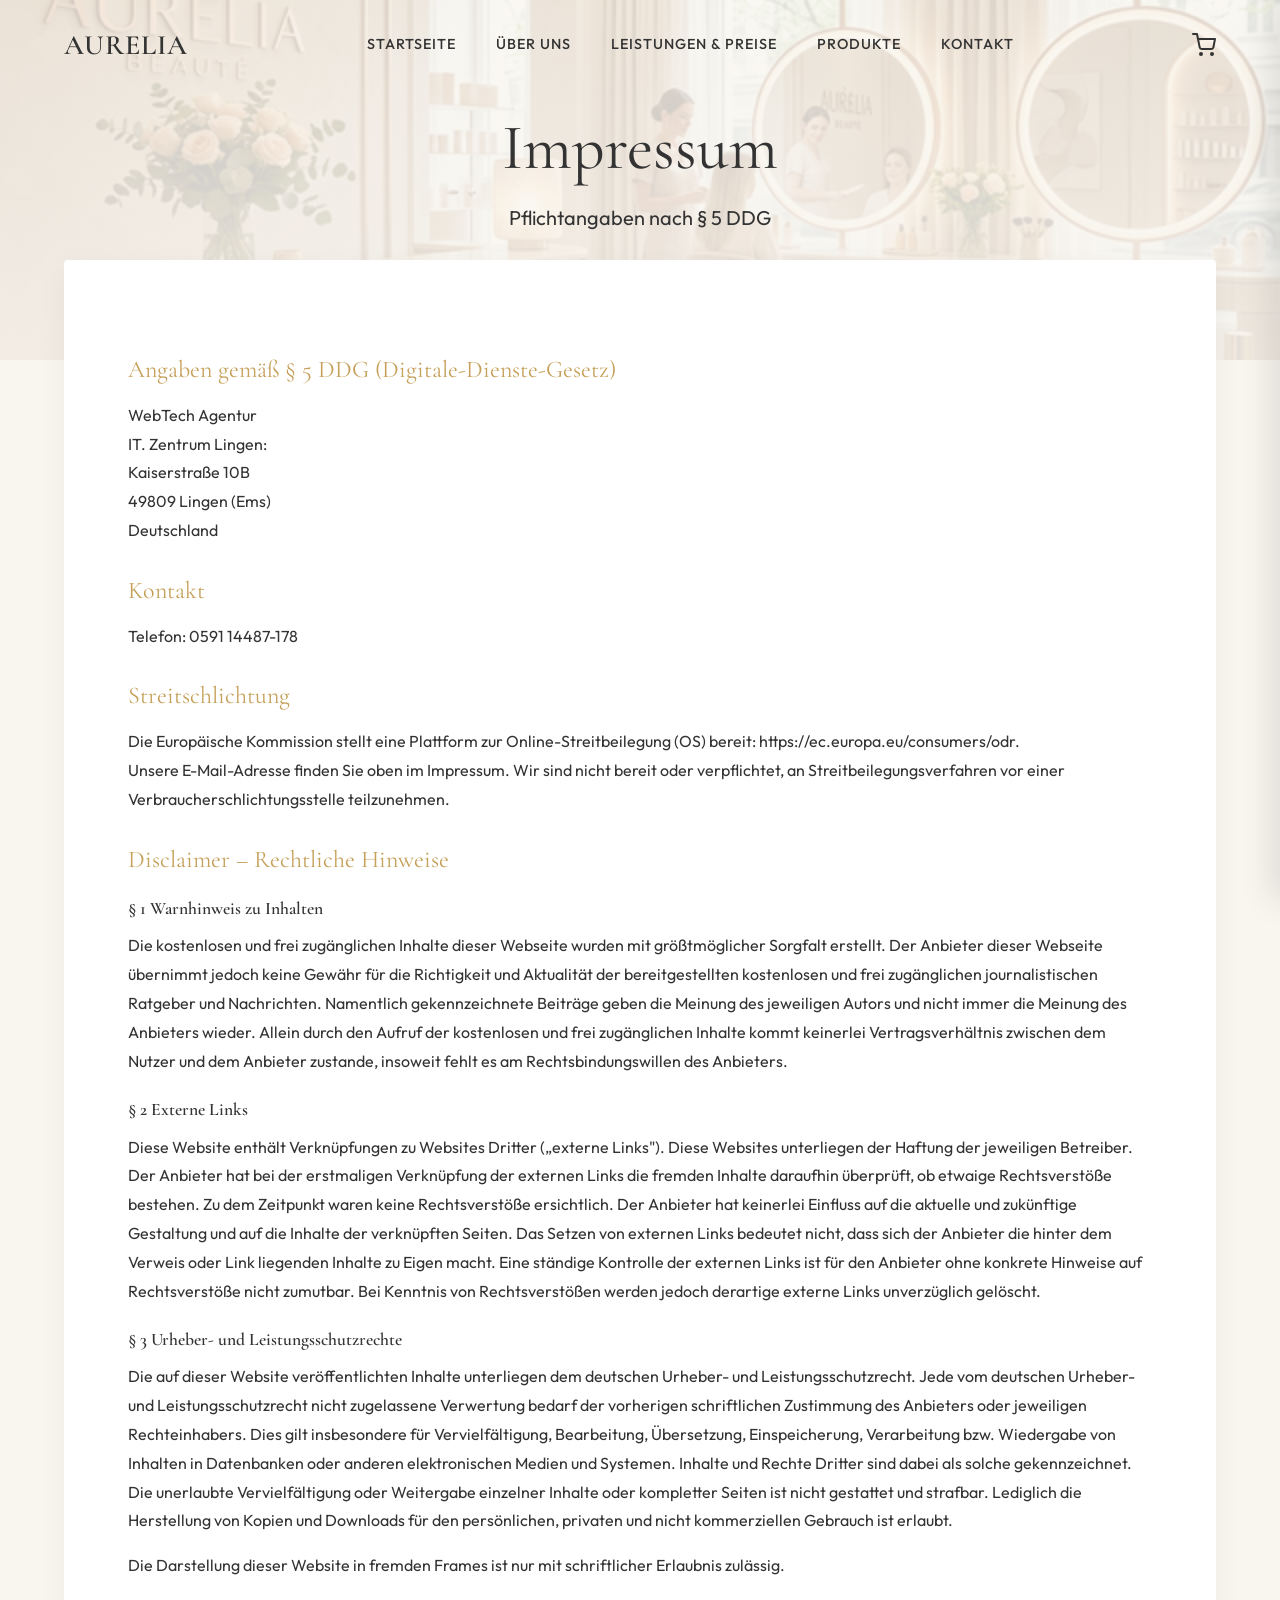
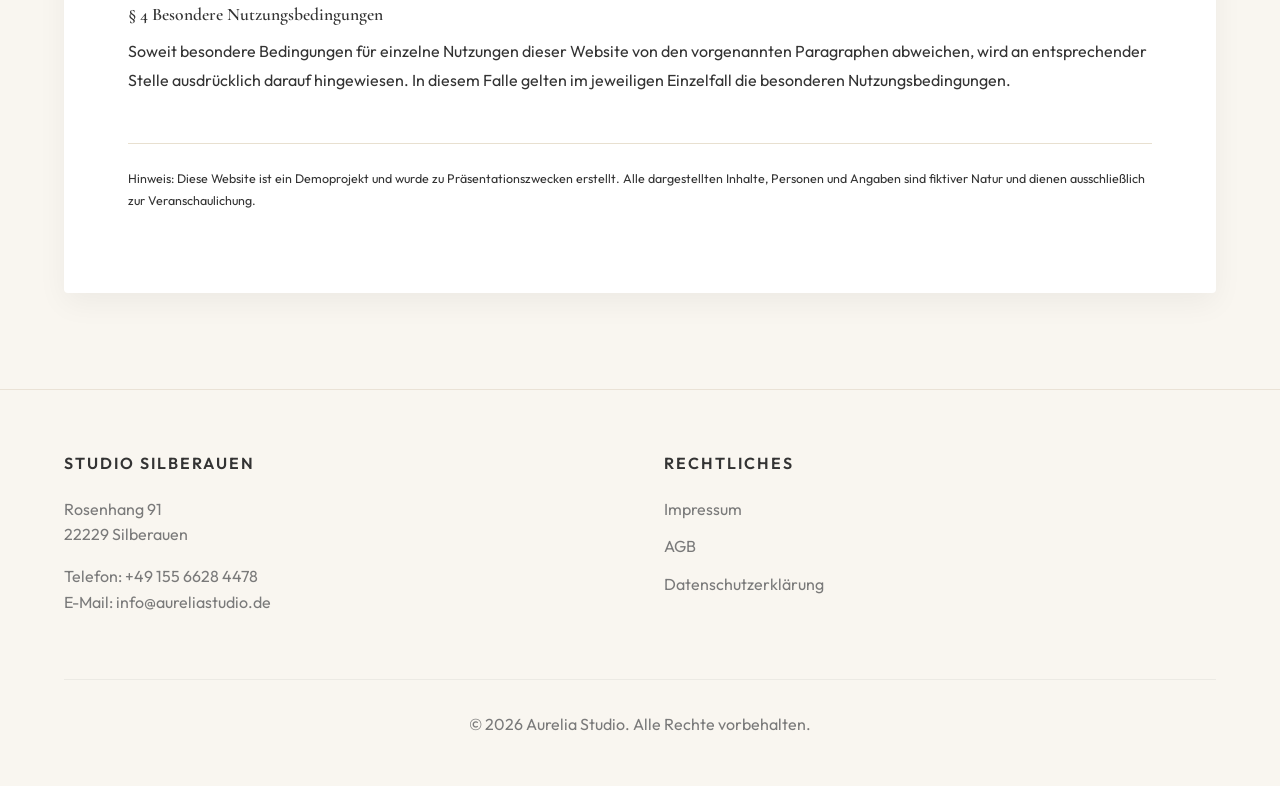
<file: imprint.html>
<!DOCTYPE html>
<html lang="en">
<head>
    <meta charset="UTF-8">
    <meta name="viewport" content="width=device-width, initial-scale=1.0">
    <title>Impressum | Exklusives KosmetikStudio Silberauen</title>
    <!-- Google Fonts -->
    <link rel="preconnect" href="https://fonts.googleapis.com">
    <link rel="preconnect" href="https://fonts.gstatic.com" crossorigin>
    <link
        href="https://fonts.googleapis.com/css2?family=Cormorant+Garamond:ital,wght@0,300;0,400;0,500;0,600;0,700;1,400&family=Outfit:wght@300;400;500;600&display=swap"
        rel="stylesheet">
    <!-- CSS -->
    <link rel="stylesheet" href="css/styles.css">
    <style>
        .legal-content {
            background-color: var(--color-white);
            padding: 4rem;
            border-radius: 4px;
            box-shadow: var(--shadow-subtle);
            margin-top: -100px;
            position: relative;
            z-index: 10;
        }
        .legal-content h2 {
            text-align: left;
            margin-top: 2rem;
            margin-bottom: 1rem;
            color: var(--color-gold);
            font-size: 1.5rem;
        }
        .legal-content h3 {
            text-align: left;
            margin-top: 1.5rem;
            margin-bottom: 0.75rem;
            color: var(--color-text-dark);
            font-size: 1.1rem;
            font-weight: 600;
        }
        .legal-content p,
        .legal-content li {
            color: var(--color-text-dark);
            margin-bottom: 1rem;
            line-height: 1.8;
        }
        .fictional-note {
            margin-top: 3rem;
            padding-top: 1.5rem;
            border-top: 1px solid #e8e0d0;
            font-size: 0.78rem;
            color: #aaa;
            line-height: 1.6;
        }
    </style>
    <link rel='icon' type='image/png' href='favicon.png'>
</head>
<body class="section-bg-beige">
    <!-- Header Navigation -->
    <header>
        <div class="container nav-container">
            <a href="index.html" class="logo">AURELIA</a>
            <nav class="nav-links">
                <a href="index.html">Startseite</a>
                <a href="about.html">Über uns</a>
                <a href="services.html">Leistungen & Preise</a>
                <a href="products.html">Produkte</a>
                <a href="contact.html">Kontakt</a>
            </nav>
            <div class="nav-actions">
                <div class="cart-icon-wrapper">
                    <svg viewBox="0 0 24 24" fill="none" stroke="currentColor" stroke-width="2" stroke-linecap="round" stroke-linejoin="round">
                        <circle cx="9" cy="21" r="1"></circle>
                        <circle cx="20" cy="21" r="1"></circle>
                        <path d="M1 1h4l2.68 13.39a2 2 0 0 0 2 1.61h9.72a2 2 0 0 0 2-1.61L23 6H6"></path>
                    </svg>
                    <span class="cart-badge">0</span>
                </div>
                <button class="mobile-menu-btn">
                    <span></span>
                    <span></span>
                    <span></span>
                </button>
            </div>
        </div>
    </header>
    <main>
        <!-- Page Header -->
        <section class="page-header"
            style="background-image: linear-gradient(rgba(249,246,240,0.8), rgba(249,246,240,0.9)), url('assets/home_hero_studio_1772187780330.png'); background-size: cover; background-position: center; height: 40vh; min-height: 300px;">
            <div class="container text-center">
                <h1 class="animate-on-scroll">Impressum</h1>
                <p class="animate-on-scroll" style="font-size: 1.25rem; color: var(--color-text-dark);">Pflichtangaben
                    nach § 5 DDG</p>
            </div>
        </section>
        <!-- Legal Content -->
        <section class="section" style="padding-top: 0;">
            <div class="container">
                <div class="legal-content animate-on-scroll">

                    <h2>Angaben gemäß § 5 DDG (Digitale-Dienste-Gesetz)</h2>
                    <p>WebTech Agentur<br>
                        IT. Zentrum Lingen:<br>
                        Kaiserstraße 10B<br>
                        49809 Lingen (Ems)<br>
                        Deutschland</p>

                    <h2>Kontakt</h2>
                    <p>Telefon: 0591 14487-178<br>

                
                    <h2>Streitschlichtung</h2>
                    <p>Die Europäische Kommission stellt eine Plattform zur Online-Streitbeilegung (OS) bereit:
                        https://ec.europa.eu/consumers/odr.<br>
                        Unsere E-Mail-Adresse finden Sie oben im Impressum. Wir sind nicht bereit oder verpflichtet, an
                        Streitbeilegungsverfahren vor einer Verbraucherschlichtungsstelle teilzunehmen.</p>

                    <h2>Disclaimer – Rechtliche Hinweise</h2>

                    <h3>§ 1 Warnhinweis zu Inhalten</h3>
                    <p>Die kostenlosen und frei zugänglichen Inhalte dieser Webseite wurden mit größtmöglicher Sorgfalt erstellt. Der Anbieter dieser Webseite übernimmt jedoch keine Gewähr für die Richtigkeit und Aktualität der bereitgestellten kostenlosen und frei zugänglichen journalistischen Ratgeber und Nachrichten. Namentlich gekennzeichnete Beiträge geben die Meinung des jeweiligen Autors und nicht immer die Meinung des Anbieters wieder. Allein durch den Aufruf der kostenlosen und frei zugänglichen Inhalte kommt keinerlei Vertragsverhältnis zwischen dem Nutzer und dem Anbieter zustande, insoweit fehlt es am Rechtsbindungswillen des Anbieters.</p>

                    <h3>§ 2 Externe Links</h3>
                    <p>Diese Website enthält Verknüpfungen zu Websites Dritter („externe Links"). Diese Websites unterliegen der Haftung der jeweiligen Betreiber. Der Anbieter hat bei der erstmaligen Verknüpfung der externen Links die fremden Inhalte daraufhin überprüft, ob etwaige Rechtsverstöße bestehen. Zu dem Zeitpunkt waren keine Rechtsverstöße ersichtlich. Der Anbieter hat keinerlei Einfluss auf die aktuelle und zukünftige Gestaltung und auf die Inhalte der verknüpften Seiten. Das Setzen von externen Links bedeutet nicht, dass sich der Anbieter die hinter dem Verweis oder Link liegenden Inhalte zu Eigen macht. Eine ständige Kontrolle der externen Links ist für den Anbieter ohne konkrete Hinweise auf Rechtsverstöße nicht zumutbar. Bei Kenntnis von Rechtsverstößen werden jedoch derartige externe Links unverzüglich gelöscht.</p>

                    <h3>§ 3 Urheber- und Leistungsschutzrechte</h3>
                    <p>Die auf dieser Website veröffentlichten Inhalte unterliegen dem deutschen Urheber- und Leistungsschutzrecht. Jede vom deutschen Urheber- und Leistungsschutzrecht nicht zugelassene Verwertung bedarf der vorherigen schriftlichen Zustimmung des Anbieters oder jeweiligen Rechteinhabers. Dies gilt insbesondere für Vervielfältigung, Bearbeitung, Übersetzung, Einspeicherung, Verarbeitung bzw. Wiedergabe von Inhalten in Datenbanken oder anderen elektronischen Medien und Systemen. Inhalte und Rechte Dritter sind dabei als solche gekennzeichnet. Die unerlaubte Vervielfältigung oder Weitergabe einzelner Inhalte oder kompletter Seiten ist nicht gestattet und strafbar. Lediglich die Herstellung von Kopien und Downloads für den persönlichen, privaten und nicht kommerziellen Gebrauch ist erlaubt.</p>
                    <p>Die Darstellung dieser Website in fremden Frames ist nur mit schriftlicher Erlaubnis zulässig.</p>

                    <h3>§ 4 Besondere Nutzungsbedingungen</h3>
                    <p>Soweit besondere Bedingungen für einzelne Nutzungen dieser Website von den vorgenannten Paragraphen abweichen, wird an entsprechender Stelle ausdrücklich darauf hingewiesen. In diesem Falle gelten im jeweiligen Einzelfall die besonderen Nutzungsbedingungen.</p>

                    <!-- Subtle fictional notice -->
                    <p class="fictional-note">
                        Hinweis: Diese Website ist ein Demoprojekt und wurde zu Präsentationszwecken erstellt. Alle dargestellten Inhalte, Personen und Angaben sind fiktiver Natur und dienen ausschließlich zur Veranschaulichung.
                    </p>

                </div>
            </div>
        </section>
    </main>
    <!-- Global Footer -->
    <footer>
        <div class="container">
            <div class="footer-grid">
                <div class="footer-col">
                    <h4>Studio Silberauen</h4>
                    <p>Rosenhang 91<br>22229 Silberauen</p>
                    <p style="margin-top: 1rem;">Telefon: +49 155 6628 4478<br>E-Mail: <a
                            href="mailto:info@aureliastudio.de"
                            style="text-transform: none; letter-spacing: normal;">info@aureliastudio.de</a></p>
                </div>
                <div class="footer-col">
                    <h4>Rechtliches</h4>
                    <ul>
                        <li><a href="imprint.html">Impressum</a></li>
                        <li><a href="terms.html">AGB</a></li>
                        <li><a href="privacy.html">Datenschutzerklärung</a></li>
                    </ul>
                </div>
            </div>
            <div class="footer-bottom">
                <p>&copy; 2026 Aurelia Studio. Alle Rechte vorbehalten.</p>
            </div>
        </div>
    </footer>
    <!-- Cart Drawer & Overlay -->
    <div id="cart-overlay"></div>
    <div id="cart-drawer">
        <div class="cart-header">
            <h2>Warenkorb</h2>
            <button class="cart-close">
                <svg width="24" height="24" viewBox="0 0 24 24" fill="none" stroke="currentColor" stroke-width="2">
                    <line x1="18" y1="6" x2="6" y2="18"></line>
                    <line x1="6" y1="6" x2="18" y2="18"></line>
                </svg>
            </button>
        </div>
        <div class="cart-items">
            <!-- Items will be injected by JavaScript -->
        </div>
        <div class="cart-footer">
            <div class="cart-subtotal">
                <span>Zwischensumme</span>
                <span class="cart-subtotal-amount">€0.00</span>
            </div>
            <a href="checkout.html" class="btn btn-primary">Zur Kasse</a>
        </div>
    </div>
    <script src="js/scripts.js"></script>
    <script src="js/cart.js"></script>
</body>
</html>
</file>
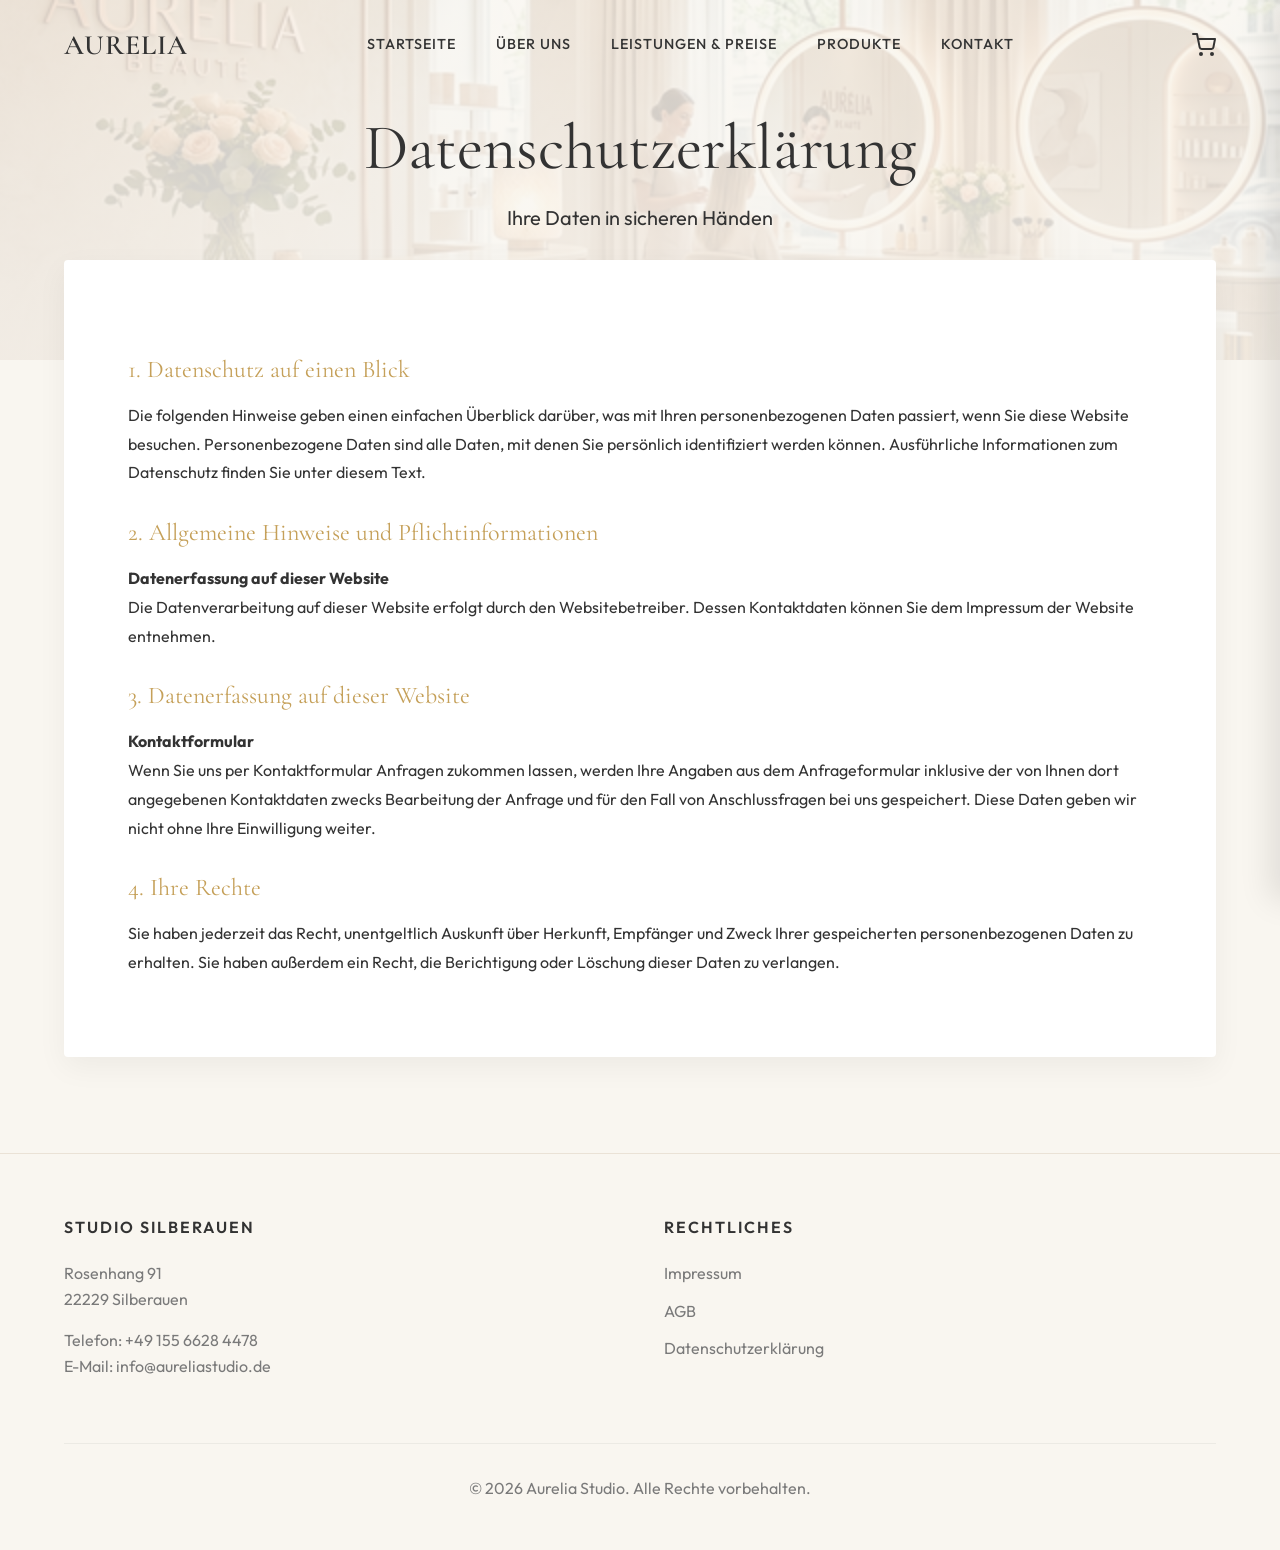
<file: privacy.html>
﻿<!DOCTYPE html>
<html lang="en">

<head>
    <meta charset="UTF-8">
    <meta name="viewport" content="width=device-width, initial-scale=1.0">
    <title>Datenschutzerklärung | Exklusives KosmetikStudio Silberauen</title>
    <!-- Google Fonts -->
    <link rel="preconnect" href="https://fonts.googleapis.com">
    <link rel="preconnect" href="https://fonts.gstatic.com" crossorigin>
    <link
        href="https://fonts.googleapis.com/css2?family=Cormorant+Garamond:ital,wght@0,300;0,400;0,500;0,600;0,700;1,400&family=Outfit:wght@300;400;500;0,600&display=swap"
        rel="stylesheet">
    <!-- CSS -->
    <link rel="stylesheet" href="css/styles.css">

    <style>
        .legal-content {
            background-color: var(--color-white);
            padding: 4rem;
            border-radius: 4px;
            box-shadow: var(--shadow-subtle);
            margin-top: -100px;
            position: relative;
            z-index: 10;
        }

        .legal-content h2 {
            text-align: left;
            margin-top: 2rem;
            margin-bottom: 1rem;
            color: var(--color-gold);
            font-size: 1.5rem;
        }

        .legal-content p,
        .legal-content li {
            color: var(--color-text-dark);
            margin-bottom: 1rem;
            line-height: 1.8;
        }
    </style>
    <link rel='icon' type='image/png' href='favicon.png'>
</head>

<body class="section-bg-beige">

    <!-- Header Navigation -->
    <header>
        <div class="container nav-container">
            <a href="index.html" class="logo">AURELIA</a>
            <nav class="nav-links">
                <a href="index.html">Startseite</a>
                <a href="about.html">Über uns</a>
                <a href="services.html">Leistungen & Preise</a>
                <a href="products.html">Produkte</a>
                <a href="contact.html">Kontakt</a>
            </nav>
                        <div class="nav-actions">
                <div class="cart-icon-wrapper">
                    <svg viewBox="0 0 24 24" fill="none" stroke="currentColor" stroke-width="2" stroke-linecap="round" stroke-linejoin="round">
                        <circle cx="9" cy="21" r="1"></circle>
                        <circle cx="20" cy="21" r="1"></circle>
                        <path d="M1 1h4l2.68 13.39a2 2 0 0 0 2 1.61h9.72a2 2 0 0 0 2-1.61L23 6H6"></path>
                    </svg>
                    <span class="cart-badge">0</span>
                </div>
                <button class="mobile-menu-btn">
                    <span></span>
                    <span></span>
                    <span></span>
                </button>
            </div>
        </div>
    </header>

    <main>
        <!-- Page Header -->
        <section class="page-header"
            style="background-image: linear-gradient(rgba(249,246,240,0.8), rgba(249,246,240,0.9)), url('assets/home_hero_studio_1772187780330.png'); background-size: cover; background-position: center; height: 40vh; min-height: 300px;">
            <div class="container text-center">
                <h1 class="animate-on-scroll">Datenschutzerklärung</h1>
                <p class="animate-on-scroll" style="font-size: 1.25rem; color: var(--color-text-dark);">
                    Ihre Daten in sicheren Händen</p>
            </div>
        </section>

        <!-- Legal Content -->
        <section class="section" style="padding-top: 0;">
            <div class="container">
                <div class="legal-content animate-on-scroll">
                    <h2>1. Datenschutz auf einen Blick</h2>
                    <p>Die folgenden Hinweise geben einen einfachen Überblick darüber, was mit Ihren personenbezogenen
                        Daten passiert,
                        wenn Sie diese Website besuchen. Personenbezogene Daten sind alle Daten, mit denen Sie
                        persönlich identifiziert werden können.
                        Ausführliche Informationen zum Datenschutz finden Sie unter diesem Text.</p>

                    <h2>2. Allgemeine Hinweise und Pflichtinformationen</h2>
                    <p><strong>Datenerfassung auf dieser Website</strong><br>
                        Die Datenverarbeitung auf dieser Website erfolgt durch den Websitebetreiber. Dessen Kontaktdaten
                        können Sie dem Impressum der Website entnehmen.</p>

                    <h2>3. Datenerfassung auf dieser Website</h2>
                    <p><strong>Kontaktformular</strong><br>
                        Wenn Sie uns per Kontaktformular Anfragen zukommen lassen, werden Ihre Angaben aus dem
                        Anfrageformular inklusive der
                        von Ihnen dort angegebenen Kontaktdaten zwecks Bearbeitung der Anfrage und für den Fall von
                        Anschlussfragen
                        bei uns gespeichert. Diese Daten geben wir nicht ohne Ihre Einwilligung weiter.</p>

                    <h2>4. Ihre Rechte</h2>
                    <p>Sie haben jederzeit das Recht, unentgeltlich Auskunft über Herkunft, Empfänger und Zweck Ihrer
                        gespeicherten
                        personenbezogenen Daten zu erhalten. Sie haben außerdem ein Recht, die Berichtigung oder
                        Löschung dieser Daten zu verlangen.</p>
                </div>
            </div>
        </section>
    </main>

    <!-- Global Footer -->
    <footer>
        <div class="container">
            <div class="footer-grid">
                <div class="footer-col">
                    <h4>Studio Silberauen</h4>
                    <p>Rosenhang 91<br>22229 Silberauen</p>
                    <p style="margin-top: 1rem;">Telefon: +49 155 6628 4478<br>E-Mail: <a
                            href="mailto:info@webtech-agentur.de"
                            style="text-transform: none; letter-spacing: normal;">info@aureliastudio.de</a></p>
                </div>
                <div class="footer-col">
                    <h4>Rechtliches</h4>
                    <ul>
                        <li><a href="imprint.html">Impressum</a></li>
                        <li><a href="terms.html">AGB</a></li>
                        <li><a href="privacy.html">Datenschutzerklärung</a></li>
                    </ul>
                </div>
            </div>
            <div class="footer-bottom">
                <p>&copy; 2026 Aurelia Studio. Alle Rechte vorbehalten.</p>
            </div>
        </div>
    </footer>

        <!-- Cart Drawer & Overlay -->
    <div id="cart-overlay"></div>
    <div id="cart-drawer">
        <div class="cart-header">
            <h2>Warenkorb</h2>
            <button class="cart-close">
                <svg width="24" height="24" viewBox="0 0 24 24" fill="none" stroke="currentColor" stroke-width="2">
                    <line x1="18" y1="6" x2="6" y2="18"></line>
                    <line x1="6" y1="6" x2="18" y2="18"></line>
                </svg>
            </button>
        </div>
        <div class="cart-items">
            <!-- Items will be injected by JavaScript -->
        </div>
        <div class="cart-footer">
            <div class="cart-subtotal">
                <span>Zwischensumme</span>
                <span class="cart-subtotal-amount">�0.00</span>
            </div>
            <a href="checkout.html" class="btn btn-primary">Zur Kasse</a>
        </div>
    </div>

    <script src="js/scripts.js"></script>
    <script src="js/cart.js"></script>
</body>

</html>
</file>
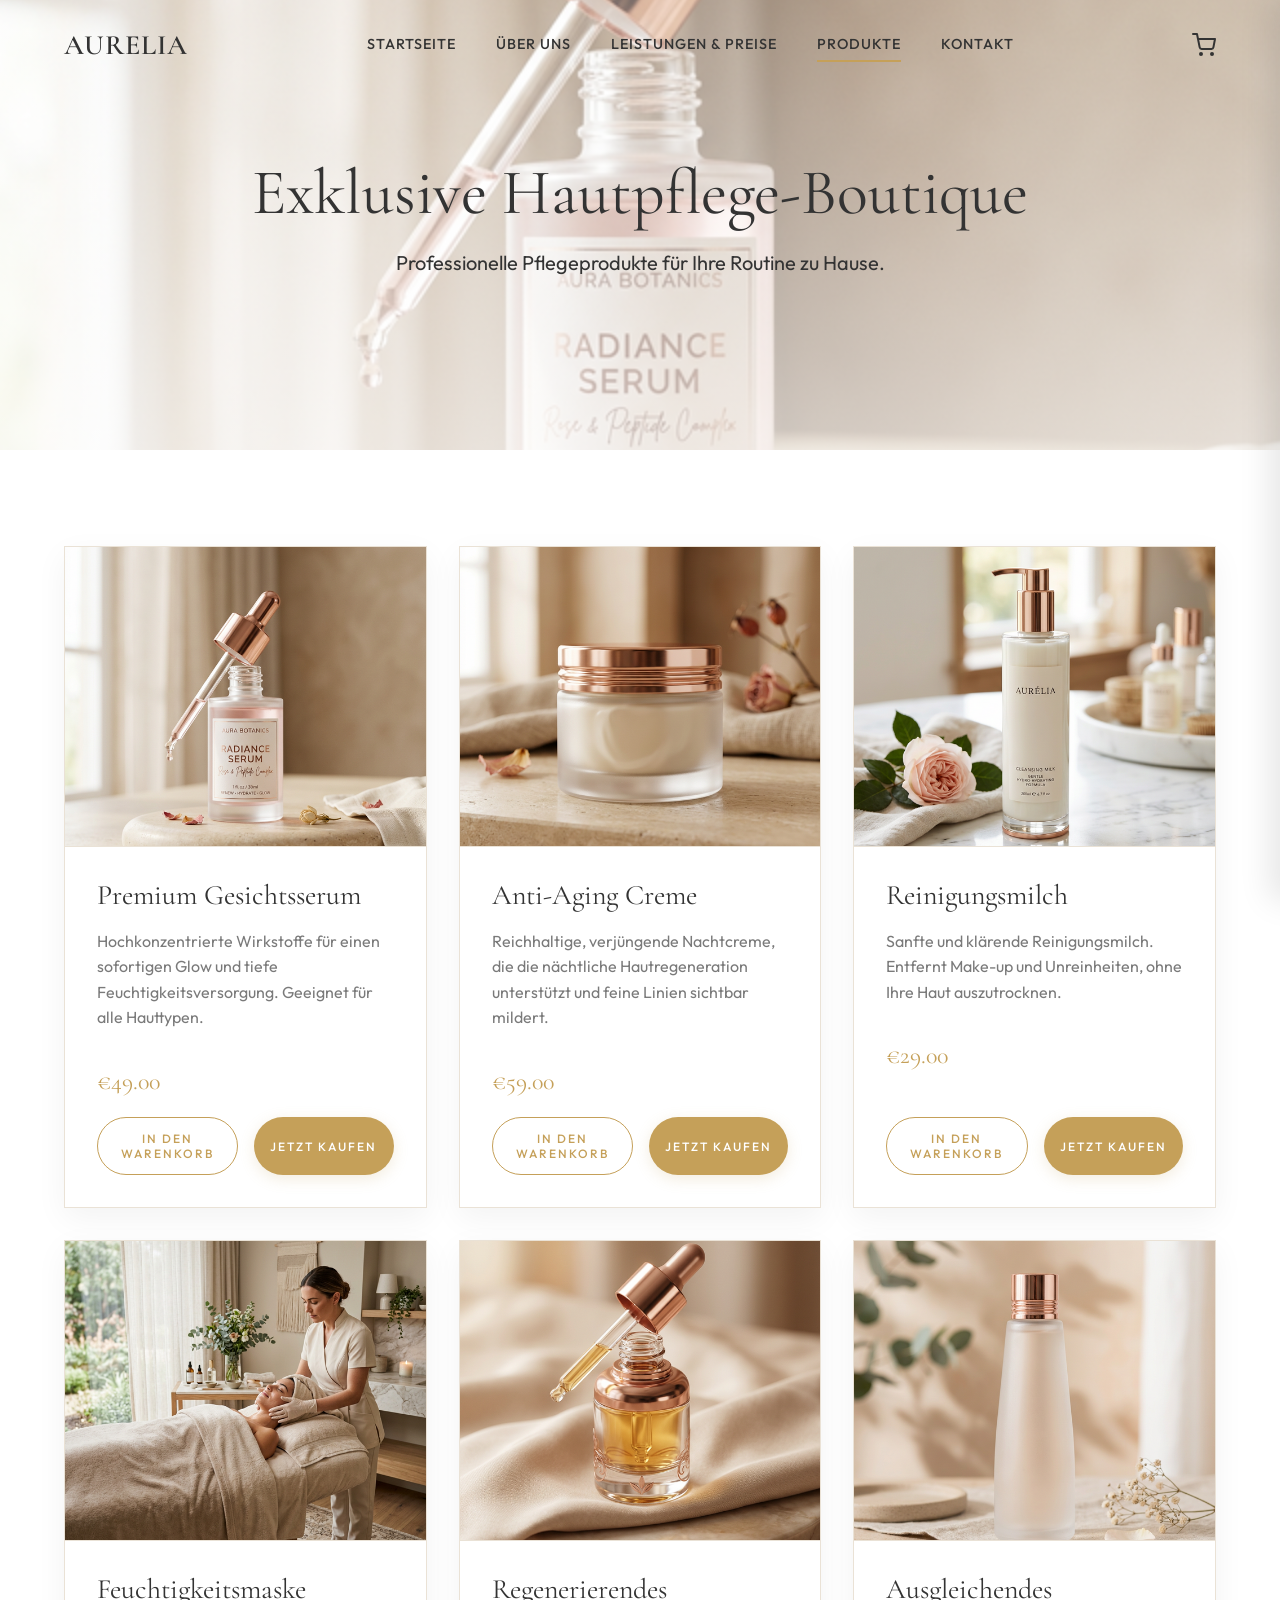
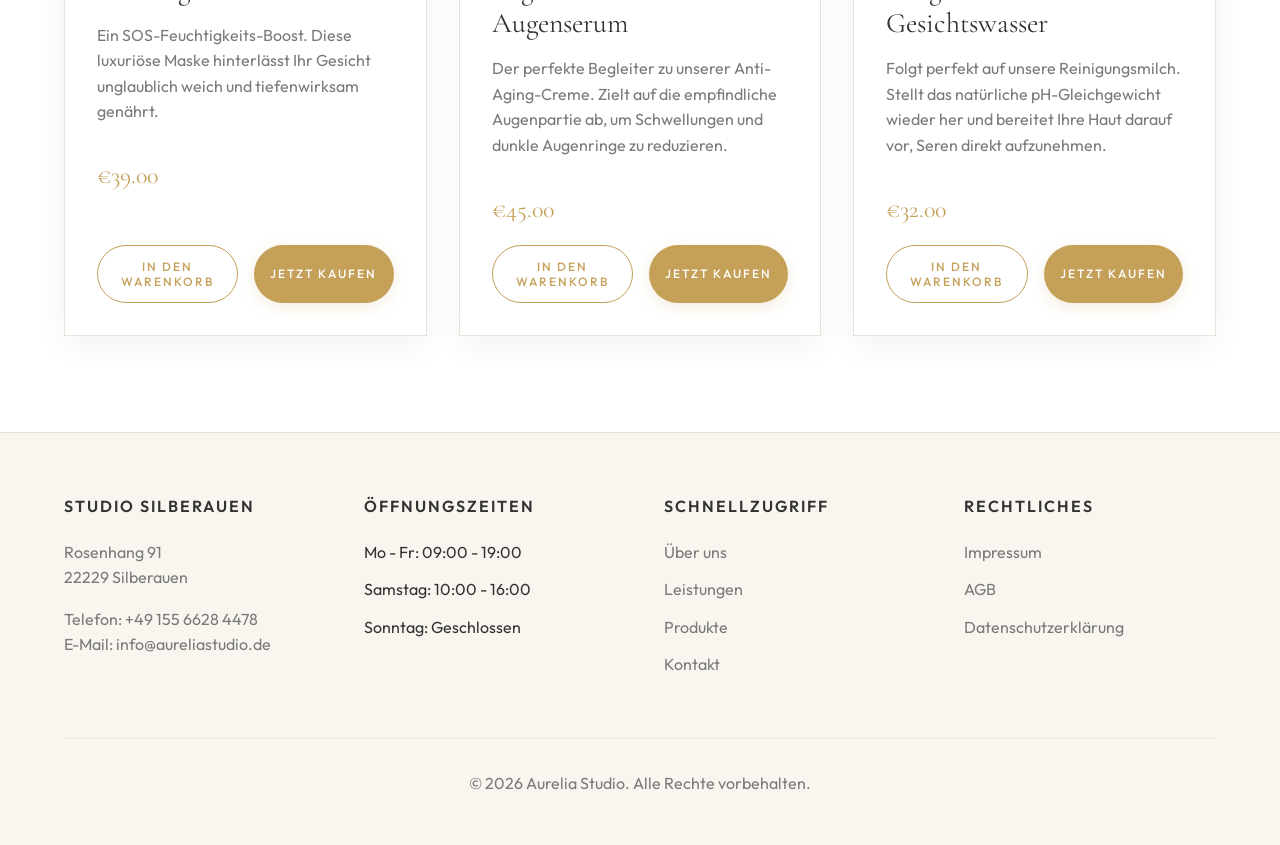
<file: products.html>
﻿<!DOCTYPE html>
<html lang="en">

<head>
    <meta charset="UTF-8">
    <meta name="viewport" content="width=device-width, initial-scale=1.0">
    <title>Produkte | Exklusives KosmetikStudio Silberauen</title>
    <!-- Google Fonts -->
    <link rel="preconnect" href="https://fonts.googleapis.com">
    <link rel="preconnect" href="https://fonts.gstatic.com" crossorigin>
    <link
        href="https://fonts.googleapis.com/css2?family=Cormorant+Garamond:ital,wght@0,300;0,400;0,500;0,600;0,700;1,400&family=Outfit:wght@300;400;500;0,600&display=swap"
        rel="stylesheet">
    <!-- CSS -->
    <link rel="stylesheet" href="css/styles.css">

    <style>
        .product-card {
            border: 1px solid var(--color-beige-dark);
            padding: 0;
            overflow: hidden;
            display: flex;
            flex-direction: column;
            text-align: left;
        }

        .product-img {
            width: 100%;
            height: 300px;
            object-fit: cover;
            border-bottom: 1px solid var(--color-beige-dark);
            transition: var(--transition-smooth);
        }

        .product-card:hover .product-img {
            transform: scale(1.05);
        }

        .product-img-wrapper {
            overflow: hidden;
        }

        .product-content {
            padding: 2rem;
            flex-grow: 1;
            display: flex;
            flex-direction: column;
        }

        .product-price {
            font-size: 1.5rem;
            color: var(--color-gold);
            font-family: var(--font-heading);
            margin: 1rem 0;
        }
    </style>
    <link rel='icon' type='image/png' href='favicon.png'>
</head>

<body>

    <!-- Header Navigation -->
    <header>
        <div class="container nav-container">
            <a href="index.html" class="logo">AURELIA</a>
            <nav class="nav-links">
                <a href="index.html">Startseite</a>
                <a href="about.html">Über uns</a>
                <a href="services.html">Leistungen & Preise</a>
                <a href="products.html">Produkte</a>
                <a href="contact.html">Kontakt</a>
            </nav>
            <div class="nav-actions">
                <div class="cart-icon-wrapper">
                    <svg viewBox="0 0 24 24" fill="none" stroke="currentColor" stroke-width="2" stroke-linecap="round"
                        stroke-linejoin="round">
                        <circle cx="9" cy="21" r="1"></circle>
                        <circle cx="20" cy="21" r="1"></circle>
                        <path d="M1 1h4l2.68 13.39a2 2 0 0 0 2 1.61h9.72a2 2 0 0 0 2-1.61L23 6H6"></path>
                    </svg>
                    <span class="cart-badge">0</span>
                </div>
                <button class="mobile-menu-btn">
                    <span></span>
                    <span></span>
                    <span></span>
                </button>
            </div>
        </div>
    </header>

    <main>
        <!-- Page Header -->
        <section class="page-header"
            style="background-image: linear-gradient(rgba(255,255,255,0.4), rgba(255,255,255,0.7)), url('assets/premium_serum_1772187792490.png'); background-size: cover; background-position: center;">
            <div class="container text-center">
                <h1 class="animate-on-scroll">Exklusive Hautpflege-Boutique</h1>
                <p class="animate-on-scroll" style="font-size: 1.25rem; color: var(--color-text-dark);">Professionelle
                    Pflegeprodukte für Ihre Routine zu Hause.</p>
            </div>
        </section>

        <!-- Shop Section -->
        <section class="section">
            <div class="container">
                <div class="grid grid-3">
                    <!-- Product 1 -->
                    <div class="card product-card animate-on-scroll">
                        <div class="product-img-wrapper">
                            <img src="assets/premium_serum_1772187792490.png" alt="Premium Gesichtsserum"
                                class="product-img" style="object-position: center 20%;">
                        </div>
                        <div class="product-content">
                            <h3>Premium Gesichtsserum</h3>
                            <p>Hochkonzentrierte Wirkstoffe für einen sofortigen Glow und tiefe Feuchtigkeitsversorgung.
                                Geeignet
                                für alle Hauttypen.</p>
                            <span class="product-price">€49.00</span>
                            <div style="display: flex; gap: 1rem; margin-top: auto;">
                                <button class="btn btn-outline btn-add-to-cart" data-id="p1"
                                    data-name="Premium Gesichtsserum" data-price="49"
                                    data-image="assets/premium_serum_1772187792490.png"
                                    style="padding: 0.8rem 1rem; flex: 1; font-size: 0.75rem;">In den Warenkorb</button>
                                <button class="btn btn-primary btn-buy-now" data-id="p1"
                                    data-name="Premium Gesichtsserum" data-price="49"
                                    data-image="assets/premium_serum_1772187792490.png"
                                    style="padding: 0.8rem 1rem; flex: 1; font-size: 0.75rem;">Jetzt kaufen</button>
                            </div>
                        </div>
                    </div>

                    <!-- Product 2 -->
                    <div class="card product-card animate-on-scroll" style="transition-delay: 0.1s;">
                        <div class="product-img-wrapper">
                            <img src="assets/anti_aging_cream_1772190334194.png" alt="Anti-Aging Creme"
                                class="product-img">
                        </div>
                        <div class="product-content">
                            <h3>Anti-Aging Creme</h3>
                            <p>Reichhaltige, verjüngende Nachtcreme, die die nächtliche Hautregeneration unterstützt und
                                feine Linien sichtbar mildert.</p>
                            <span class="product-price">€59.00</span>
                            <div style="display: flex; gap: 1rem; margin-top: auto;">
                                <button class="btn btn-outline btn-add-to-cart" data-id="p2"
                                    data-name="Anti-Aging Creme" data-price="59"
                                    data-image="assets/anti_aging_cream_1772190334194.png"
                                    style="padding: 0.8rem 1rem; flex: 1; font-size: 0.75rem;">In den Warenkorb</button>
                                <button class="btn btn-primary btn-buy-now" data-id="p2" data-name="Anti-Aging Creme"
                                    data-price="59" data-image="assets/anti_aging_cream_1772190334194.png"
                                    style="padding: 0.8rem 1rem; flex: 1; font-size: 0.75rem;">Jetzt kaufen</button>
                            </div>
                        </div>
                    </div>

                    <!-- Product 3 -->
                    <div class="card product-card animate-on-scroll" style="transition-delay: 0.2s;">
                        <div class="product-img-wrapper">
                            <img src="assets/cleansing_milk_1772190349420.png" alt="Reinigungsmilch"
                                class="product-img">
                        </div>
                        <div class="product-content">
                            <h3>Reinigungsmilch</h3>
                            <p>Sanfte und klärende Reinigungsmilch. Entfernt Make-up und Unreinheiten, ohne Ihre Haut
                                auszutrocknen.</p>
                            <span class="product-price">€29.00</span>
                            <div style="display: flex; gap: 1rem; margin-top: auto;">
                                <button class="btn btn-outline btn-add-to-cart" data-id="p3" data-name="Reinigungsmilch"
                                    data-price="29" data-image="assets/cleansing_milk_1772190349420.png"
                                    style="padding: 0.8rem 1rem; flex: 1; font-size: 0.75rem;">In den Warenkorb</button>
                                <button class="btn btn-primary btn-buy-now" data-id="p3" data-name="Reinigungsmilch"
                                    data-price="29" data-image="assets/cleansing_milk_1772190349420.png"
                                    style="padding: 0.8rem 1rem; flex: 1; font-size: 0.75rem;">Jetzt kaufen</button>
                            </div>
                        </div>
                    </div>

                    <!-- Product 4 -->
                    <div class="card product-card animate-on-scroll" style="transition-delay: 0.3s;">
                        <div class="product-img-wrapper">
                            <img src="assets/services_treatment_1772187810376.png" alt="Feuchtigkeitsmaske"
                                class="product-img">
                        </div>
                        <div class="product-content">
                            <h3>Feuchtigkeitsmaske</h3>
                            <p>Ein SOS-Feuchtigkeits-Boost. Diese luxuriöse Maske hinterlässt Ihr Gesicht unglaublich
                                weich und
                                tiefenwirksam genährt.</p>
                            <span class="product-price">€39.00</span>
                            <div style="display: flex; gap: 1rem; margin-top: auto;">
                                <button class="btn btn-outline btn-add-to-cart" data-id="p4"
                                    data-name="Feuchtigkeitsmaske" data-price="39"
                                    data-image="assets/services_treatment_1772187810376.png"
                                    style="padding: 0.8rem 1rem; flex: 1; font-size: 0.75rem;">In den Warenkorb</button>
                                <button class="btn btn-primary btn-buy-now" data-id="p4" data-name="Feuchtigkeitsmaske"
                                    data-price="39" data-image="assets/services_treatment_1772187810376.png"
                                    style="padding: 0.8rem 1rem; flex: 1; font-size: 0.75rem;">Jetzt kaufen</button>
                            </div>
                        </div>
                    </div>

                    <!-- Product 5: Complementary to Anti-Aging -->
                    <div class="card product-card animate-on-scroll" style="transition-delay: 0.4s;">
                        <div class="product-img-wrapper">
                            <img src="assets/regenerating_eye_serum_1772190361539.png" alt="Regenerierendes Augenserum"
                                class="product-img">
                        </div>
                        <div class="product-content">
                            <h3>Regenerierendes Augenserum</h3>
                            <p>Der perfekte Begleiter zu unserer Anti-Aging-Creme. Zielt auf die empfindliche
                                Augenpartie ab, um
                                Schwellungen und dunkle Augenringe zu reduzieren.</p>
                            <span class="product-price">€45.00</span>
                            <div style="display: flex; gap: 1rem; margin-top: auto;">
                                <button class="btn btn-outline btn-add-to-cart" data-id="p5"
                                    data-name="Regenerierendes Augenserum" data-price="45"
                                    data-image="assets/regenerating_eye_serum_1772190361539.png"
                                    style="padding: 0.8rem 1rem; flex: 1; font-size: 0.75rem;">In den Warenkorb</button>
                                <button class="btn btn-primary btn-buy-now" data-id="p5"
                                    data-name="Regenerierendes Augenserum" data-price="45"
                                    data-image="assets/regenerating_eye_serum_1772190361539.png"
                                    style="padding: 0.8rem 1rem; flex: 1; font-size: 0.75rem;">Jetzt kaufen</button>
                            </div>
                        </div>
                    </div>

                    <!-- Product 6: Complementary to Cleansing Milk -->
                    <div class="card product-card animate-on-scroll" style="transition-delay: 0.5s;">
                        <div class="product-img-wrapper">
                            <img src="assets/balancing_toner_1772190374741.png" alt="Ausgleichendes Gesichtswasser"
                                class="product-img">
                        </div>
                        <div class="product-content">
                            <h3>Ausgleichendes Gesichtswasser</h3>
                            <p>Folgt perfekt auf unsere Reinigungsmilch. Stellt das natürliche pH-Gleichgewicht wieder
                                her und bereitet Ihre Haut darauf vor,
                                Seren direkt aufzunehmen.</p>
                            <span class="product-price">€32.00</span>
                            <div style="display: flex; gap: 1rem; margin-top: auto;">
                                <button class="btn btn-outline btn-add-to-cart" data-id="p6"
                                    data-name="Ausgleichendes Gesichtswasser" data-price="32"
                                    data-image="assets/balancing_toner_1772190374741.png"
                                    style="padding: 0.8rem 1rem; flex: 1; font-size: 0.75rem;">In den Warenkorb</button>
                                <button class="btn btn-primary btn-buy-now" data-id="p6"
                                    data-name="Ausgleichendes Gesichtswasser" data-price="32"
                                    data-image="assets/balancing_toner_1772190374741.png"
                                    style="padding: 0.8rem 1rem; flex: 1; font-size: 0.75rem;">Jetzt kaufen</button>
                            </div>
                        </div>
                    </div>
                </div>
            </div>
        </section>
    </main>

    <!-- Global Footer -->
    <footer>
        <div class="container">
            <div class="footer-grid">
                <div class="footer-col">
                    <h4>Studio Silberauen</h4>
                    <p>Rosenhang 91<br>22229 Silberauen</p>
                    <p style="margin-top: 1rem;">Telefon: +49 155 6628 4478<br>E-Mail: <a
                            href="mailto:info@webtech-agentur.de"
                            style="text-transform: none; letter-spacing: normal;">info@aureliastudio.de</a></p>
                </div>
                <div class="footer-col">
                    <h4>Öffnungszeiten</h4>
                    <ul>
                        <li>Mo - Fr: 09:00 - 19:00</li>
                        <li>Samstag: 10:00 - 16:00</li>
                        <li>Sonntag: Geschlossen</li>
                    </ul>
                </div>
                <div class="footer-col">
                    <h4>Schnellzugriff</h4>
                    <ul>
                        <li><a href="about.html">Über uns</a></li>
                        <li><a href="services.html">Leistungen</a></li>
                        <li><a href="products.html">Produkte</a></li>
                        <li><a href="contact.html">Kontakt</a></li>
                    </ul>
                </div>
                <div class="footer-col">
                    <h4>Rechtliches</h4>
                    <ul>
                        <li><a href="imprint.html">Impressum</a></li>
                        <li><a href="terms.html">AGB</a></li>
                        <li><a href="privacy.html">Datenschutzerklärung</a></li>
                    </ul>
                </div>
            </div>
            <div class="footer-bottom">
                <p>&copy; 2026 Aurelia Studio. Alle Rechte vorbehalten.</p>
            </div>
        </div>
    </footer>

        <!-- Cart Drawer & Overlay -->
    <div id="cart-overlay"></div>
    <div id="cart-drawer">
        <div class="cart-header">
            <h2>Warenkorb</h2>
            <button class="cart-close">
                <svg width="24" height="24" viewBox="0 0 24 24" fill="none" stroke="currentColor" stroke-width="2">
                    <line x1="18" y1="6" x2="6" y2="18"></line>
                    <line x1="6" y1="6" x2="18" y2="18"></line>
                </svg>
            </button>
        </div>
        <div class="cart-items">
            <!-- Items will be injected by JavaScript -->
        </div>
        <div class="cart-footer">
            <div class="cart-subtotal">
                <span>Zwischensumme</span>
                <span class="cart-subtotal-amount">�0.00</span>
            </div>
            <a href="checkout.html" class="btn btn-primary">Zur Kasse</a>
        </div>
    </div>

    <script src="js/scripts.js"></script>
    <script src="js/cart.js"></script>
</body>

</html>
</file>
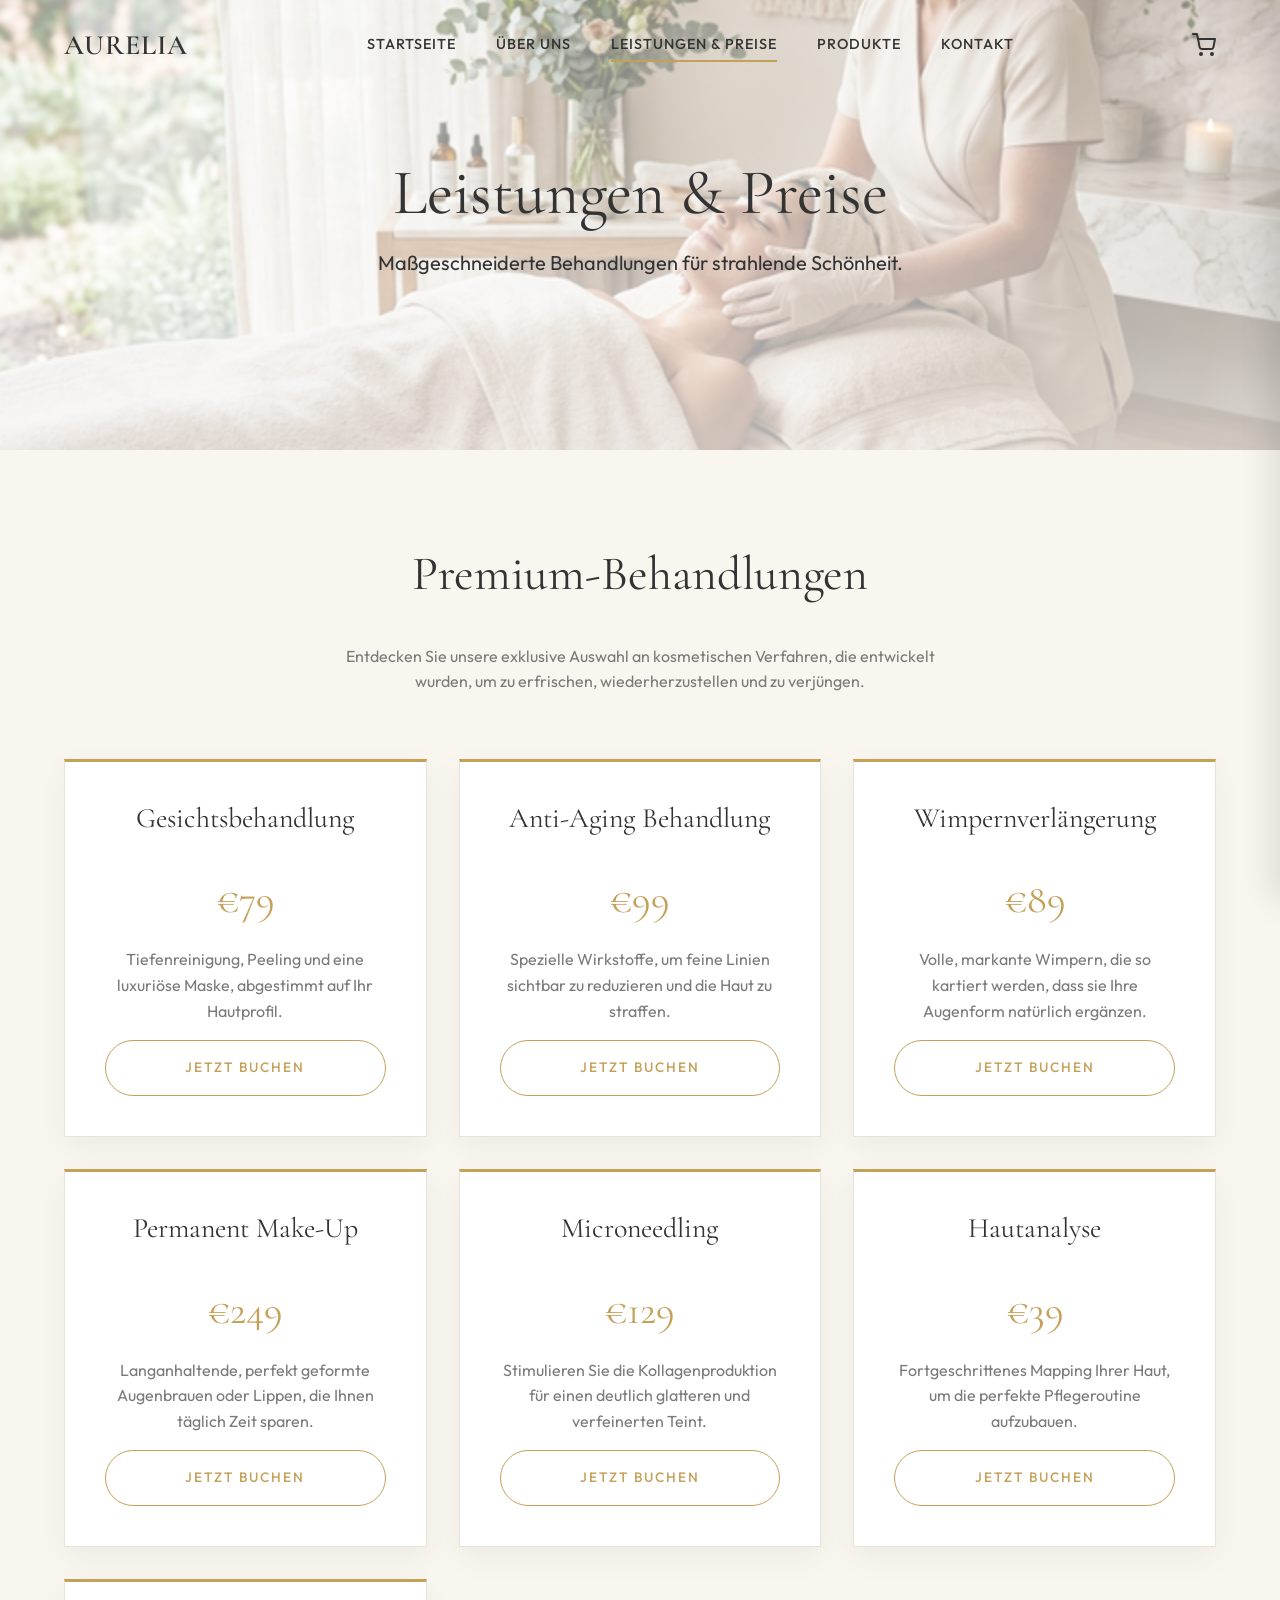
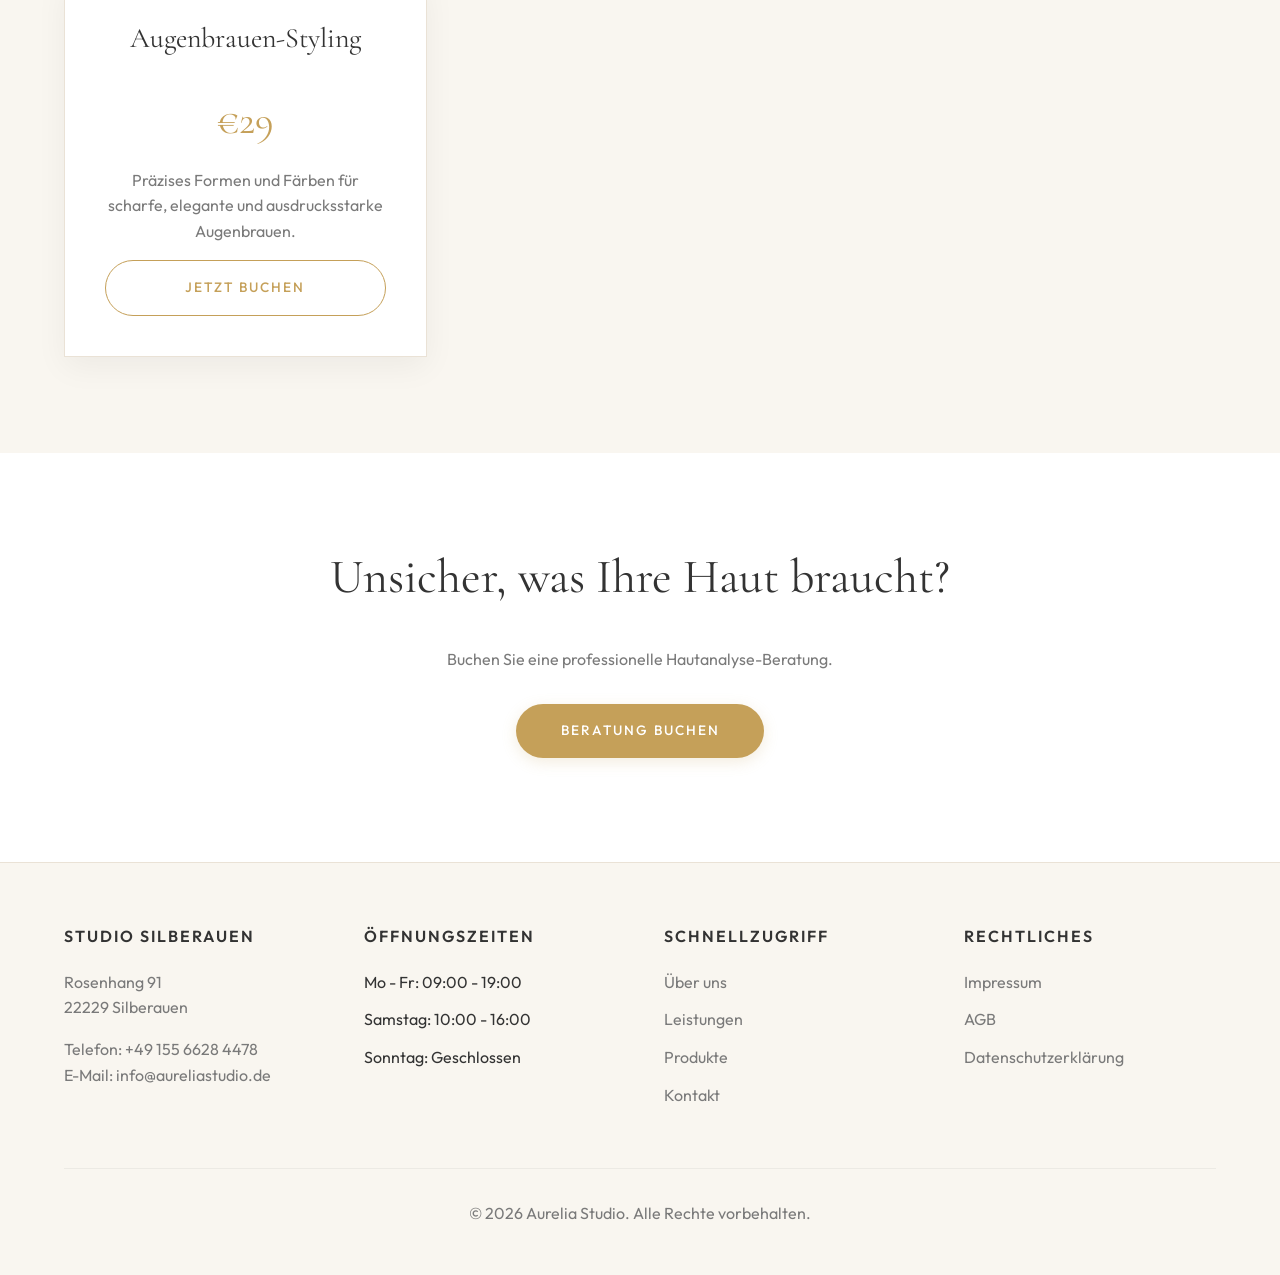
<file: services.html>
﻿<!DOCTYPE html>
<html lang="en">

<head>
    <meta charset="UTF-8">
    <meta name="viewport" content="width=device-width, initial-scale=1.0">
    <title>Leistungen & Preise | Exklusives KosmetikStudio Silberauen</title>
    <!-- Google Fonts -->
    <link rel="preconnect" href="https://fonts.googleapis.com">
    <link rel="preconnect" href="https://fonts.gstatic.com" crossorigin>
    <link
        href="https://fonts.googleapis.com/css2?family=Cormorant+Garamond:ital,wght@0,300;0,400;0,500;0,600;0,700;1,400&family=Outfit:wght@300;400;500;600&display=swap"
        rel="stylesheet">
    <!-- CSS -->
    <link rel="stylesheet" href="css/styles.css">

    <style>
        .price-card {
            border-top: 3px solid var(--color-gold);
        }

        .price {
            font-family: var(--font-heading);
            font-size: 2.5rem;
            color: var(--color-gold);
            margin: 1rem 0;
            display: block;
        }

        .price-note {
            font-size: 0.85rem;
            color: var(--color-text-light);
            text-transform: uppercase;
            letter-spacing: 1px;
        }
    </style>
    <link rel='icon' type='image/png' href='favicon.png'>
</head>

<body>

    <!-- Header Navigation -->
    <header>
        <div class="container nav-container">
            <a href="index.html" class="logo">AURELIA</a>
            <nav class="nav-links">
                <a href="index.html">Startseite</a>
                <a href="about.html">Über uns</a>
                <a href="services.html">Leistungen & Preise</a>
                <a href="products.html">Produkte</a>
                <a href="contact.html">Kontakt</a>
            </nav>
                        <div class="nav-actions">
                <div class="cart-icon-wrapper">
                    <svg viewBox="0 0 24 24" fill="none" stroke="currentColor" stroke-width="2" stroke-linecap="round" stroke-linejoin="round">
                        <circle cx="9" cy="21" r="1"></circle>
                        <circle cx="20" cy="21" r="1"></circle>
                        <path d="M1 1h4l2.68 13.39a2 2 0 0 0 2 1.61h9.72a2 2 0 0 0 2-1.61L23 6H6"></path>
                    </svg>
                    <span class="cart-badge">0</span>
                </div>
                <button class="mobile-menu-btn">
                    <span></span>
                    <span></span>
                    <span></span>
                </button>
            </div>
        </div>
    </header>

    <main>
        <!-- Page Header -->
        <section class="page-header"
            style="background-image: linear-gradient(rgba(255,255,255,0.5), rgba(255,255,255,0.7)), url('assets/services_treatment_1772187810376.png'); background-size: cover; background-position: center;">
            <div class="container">
                <h1 class="animate-on-scroll">Leistungen & Preise</h1>
                <p class="animate-on-scroll" style="font-size: 1.25rem; color: var(--color-text-dark);">Maßgeschneiderte
                    Behandlungen für strahlende Schönheit.</p>
            </div>
        </section>

        <!-- Services Section -->
        <section class="section section-bg-beige">
            <div class="container">
                <div class="text-center animate-on-scroll" style="margin-bottom: 4rem;">
                    <h2>Premium-Behandlungen</h2>
                    <p style="max-width: 600px; margin: 0 auto;">Entdecken Sie unsere exklusive Auswahl an kosmetischen
                        Verfahren,
                        die entwickelt wurden, um zu erfrischen, wiederherzustellen und zu verjüngen.</p>
                </div>

                <div class="grid grid-3">
                    <div class="card price-card animate-on-scroll">
                        <h3>Gesichtsbehandlung</h3>
                        <span class="price">€79</span>
                        <p>Tiefenreinigung, Peeling und eine luxuriöse Maske, abgestimmt auf Ihr Hautprofil.</p>
                        <a href="contact.html" class="btn btn-outline" style="margin-top:auto;">Jetzt buchen</a>
                    </div>
                    <div class="card price-card animate-on-scroll" style="transition-delay: 0.05s;">
                        <h3>Anti-Aging Behandlung</h3>
                        <span class="price">€99</span>
                        <p>Spezielle Wirkstoffe, um feine Linien sichtbar zu reduzieren und die Haut zu straffen.</p>
                        <a href="contact.html" class="btn btn-outline" style="margin-top:auto;">Jetzt buchen</a>
                    </div>
                    <div class="card price-card animate-on-scroll" style="transition-delay: 0.1s;">
                        <h3>Wimpernverlängerung</h3>
                        <span class="price">€89</span>
                        <p>Volle, markante Wimpern, die so kartiert werden, dass sie Ihre Augenform natürlich ergänzen.
                        </p>
                        <a href="contact.html" class="btn btn-outline" style="margin-top:auto;">Jetzt buchen</a>
                    </div>
                    <div class="card price-card animate-on-scroll" style="transition-delay: 0.15s;">
                        <h3>Permanent Make-Up</h3>
                        <span class="price">€249</span>
                        <p>Langanhaltende, perfekt geformte Augenbrauen oder Lippen, die Ihnen täglich Zeit sparen.</p>
                        <a href="contact.html" class="btn btn-outline" style="margin-top:auto;">Jetzt buchen</a>
                    </div>
                    <div class="card price-card animate-on-scroll" style="transition-delay: 0.2s;">
                        <h3>Microneedling</h3>
                        <span class="price">€129</span>
                        <p>Stimulieren Sie die Kollagenproduktion für einen deutlich glatteren und verfeinerten Teint.
                        </p>
                        <a href="contact.html" class="btn btn-outline" style="margin-top:auto;">Jetzt buchen</a>
                    </div>
                    <div class="card price-card animate-on-scroll" style="transition-delay: 0.25s;">
                        <h3>Hautanalyse</h3>
                        <span class="price">€39</span>
                        <p>Fortgeschrittenes Mapping Ihrer Haut, um die perfekte Pflegeroutine aufzubauen.</p>
                        <a href="contact.html" class="btn btn-outline" style="margin-top:auto;">Jetzt buchen</a>
                    </div>
                    <div class="card price-card animate-on-scroll" style="transition-delay: 0.3s;">
                        <h3>Augenbrauen-Styling</h3>
                        <span class="price">€29</span>
                        <p>Präzises Formen und Färben für scharfe, elegante und ausdrucksstarke Augenbrauen.</p>
                        <a href="contact.html" class="btn btn-outline" style="margin-top:auto;">Jetzt buchen</a>
                    </div>
                </div>
            </div>
        </section>

        <!-- CTA -->
        <section class="section text-center">
            <div class="container animate-on-scroll">
                <h2>Unsicher, was Ihre Haut braucht?</h2>
                <p style="margin-bottom: 2rem;">Buchen Sie eine professionelle Hautanalyse-Beratung.</p>
                <a href="contact.html" class="btn btn-primary">Beratung buchen</a>
            </div>
        </section>
    </main>

    <!-- Global Footer -->
    <footer>
        <div class="container">
            <div class="footer-grid">
                <div class="footer-col">
                    <h4>Studio Silberauen</h4>
                    <p>Rosenhang 91<br>22229 Silberauen</p>
                    <p style="margin-top: 1rem;">Telefon: +49 155 6628 4478<br>E-Mail: <a
                            href="mailto:info@webtech-agentur.de"
                            style="text-transform: none; letter-spacing: normal;">info@aureliastudio.de</a></p>
                </div>
                <div class="footer-col">
                    <h4>Öffnungszeiten</h4>
                    <ul>
                        <li>Mo - Fr: 09:00 - 19:00</li>
                        <li>Samstag: 10:00 - 16:00</li>
                        <li>Sonntag: Geschlossen</li>
                    </ul>
                </div>
                <div class="footer-col">
                    <h4>Schnellzugriff</h4>
                    <ul>
                        <li><a href="about.html">Über uns</a></li>
                        <li><a href="services.html">Leistungen</a></li>
                        <li><a href="products.html">Produkte</a></li>
                        <li><a href="contact.html">Kontakt</a></li>
                    </ul>
                </div>
                <div class="footer-col">
                    <h4>Rechtliches</h4>
                    <ul>
                        <li><a href="imprint.html">Impressum</a></li>
                        <li><a href="terms.html">AGB</a></li>
                        <li><a href="privacy.html">Datenschutzerklärung</a></li>
                    </ul>
                </div>
            </div>
            <div class="footer-bottom">
                <p>&copy; 2026 Aurelia Studio. Alle Rechte vorbehalten.</p>
            </div>
        </div>
    </footer>

        <!-- Cart Drawer & Overlay -->
    <div id="cart-overlay"></div>
    <div id="cart-drawer">
        <div class="cart-header">
            <h2>Warenkorb</h2>
            <button class="cart-close">
                <svg width="24" height="24" viewBox="0 0 24 24" fill="none" stroke="currentColor" stroke-width="2">
                    <line x1="18" y1="6" x2="6" y2="18"></line>
                    <line x1="6" y1="6" x2="18" y2="18"></line>
                </svg>
            </button>
        </div>
        <div class="cart-items">
            <!-- Items will be injected by JavaScript -->
        </div>
        <div class="cart-footer">
            <div class="cart-subtotal">
                <span>Zwischensumme</span>
                <span class="cart-subtotal-amount">�0.00</span>
            </div>
            <a href="checkout.html" class="btn btn-primary">Zur Kasse</a>
        </div>
    </div>

    <script src="js/scripts.js"></script>
    <script src="js/cart.js"></script>
</body>

</html>
</file>
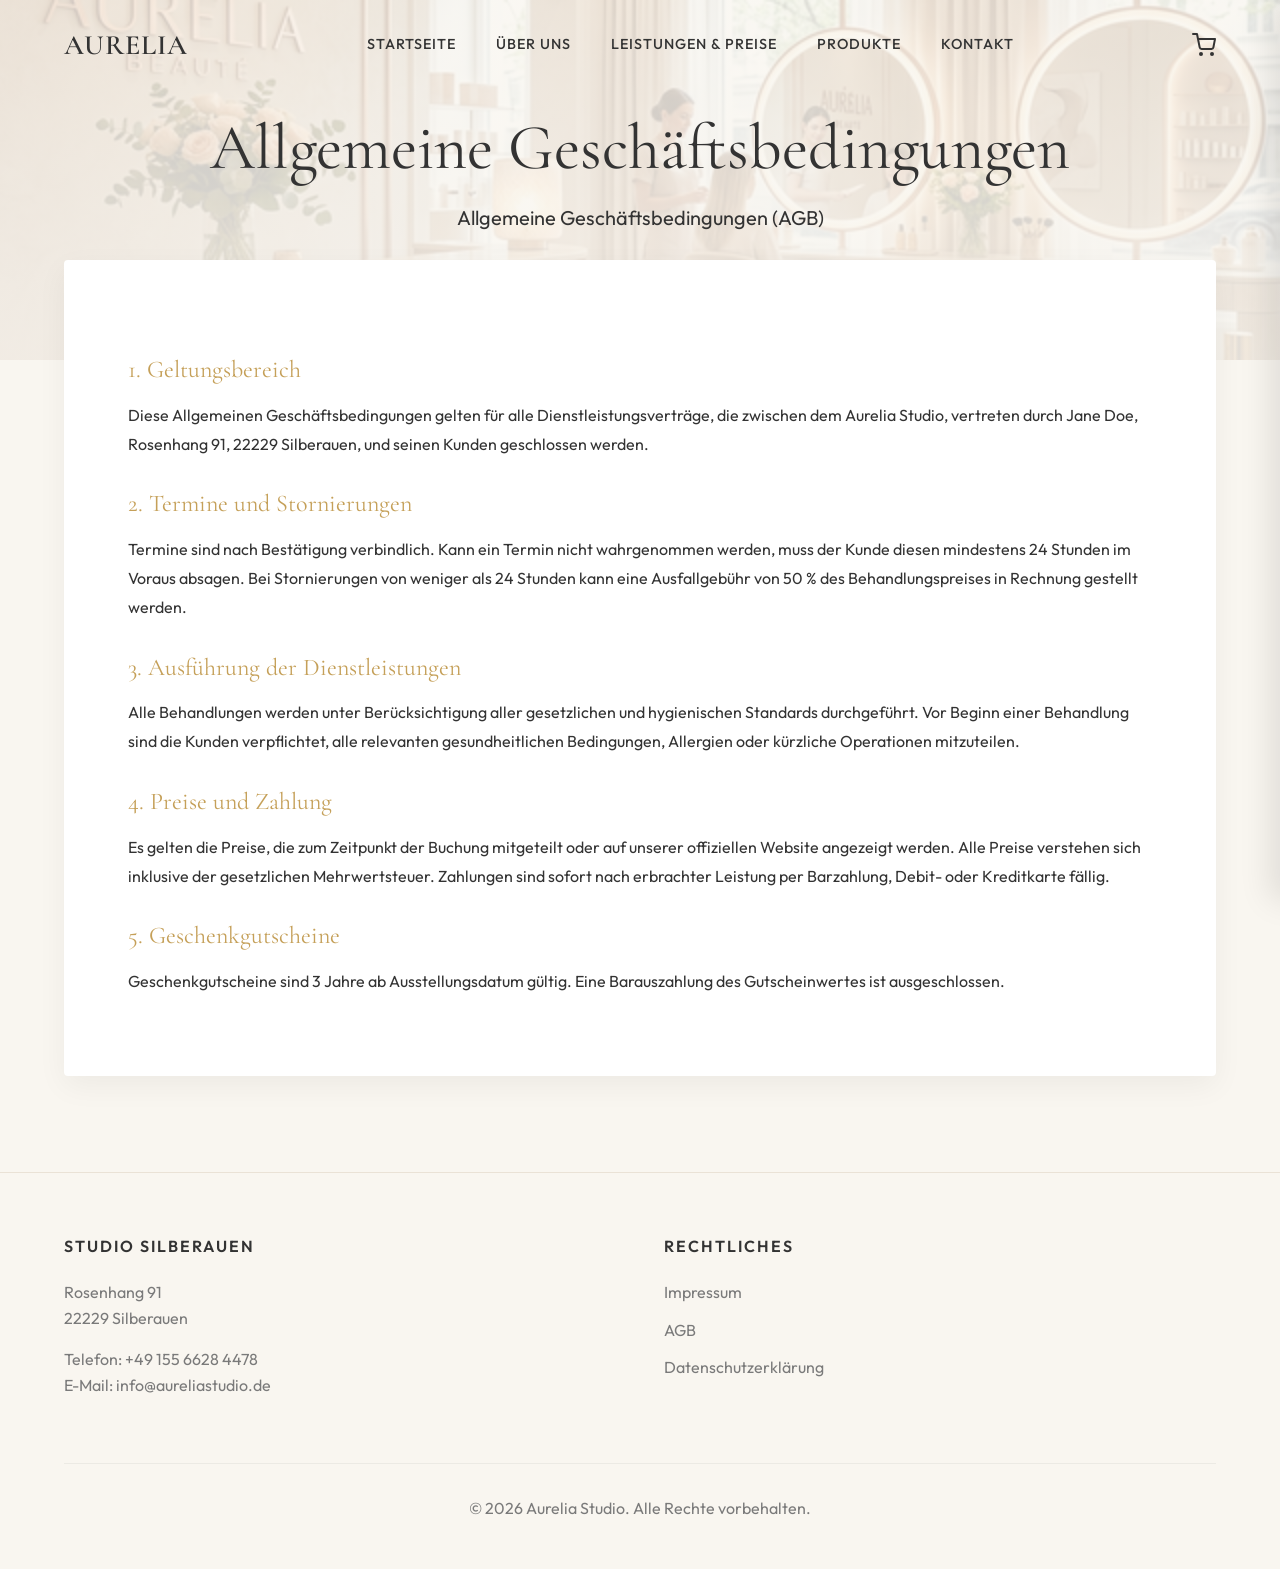
<file: terms.html>
﻿<!DOCTYPE html>
<html lang="en">

<head>
    <meta charset="UTF-8">
    <meta name="viewport" content="width=device-width, initial-scale=1.0">
    <title>AGB | Exklusives KosmetikStudio Silberauen</title>
    <!-- Google Fonts -->
    <link rel="preconnect" href="https://fonts.googleapis.com">
    <link rel="preconnect" href="https://fonts.gstatic.com" crossorigin>
    <link
        href="https://fonts.googleapis.com/css2?family=Cormorant+Garamond:ital,wght@0,300;0,400;0,500;0,600;0,700;1,400&family=Outfit:wght@300;400;500;0,600&display=swap"
        rel="stylesheet">
    <!-- CSS -->
    <link rel="stylesheet" href="css/styles.css">

    <style>
        .legal-content {
            background-color: var(--color-white);
            padding: 4rem;
            border-radius: 4px;
            box-shadow: var(--shadow-subtle);
            margin-top: -100px;
            position: relative;
            z-index: 10;
        }

        .legal-content h2 {
            text-align: left;
            margin-top: 2rem;
            margin-bottom: 1rem;
            color: var(--color-gold);
            font-size: 1.5rem;
        }

        .legal-content p,
        .legal-content li {
            color: var(--color-text-dark);
            margin-bottom: 1rem;
            line-height: 1.8;
        }
    </style>
    <link rel='icon' type='image/png' href='favicon.png'>
</head>

<body class="section-bg-beige">

    <!-- Header Navigation -->
    <header>
        <div class="container nav-container">
            <a href="index.html" class="logo">AURELIA</a>
            <nav class="nav-links">
                <a href="index.html">Startseite</a>
                <a href="about.html">Über uns</a>
                <a href="services.html">Leistungen & Preise</a>
                <a href="products.html">Produkte</a>
                <a href="contact.html">Kontakt</a>
            </nav>
                        <div class="nav-actions">
                <div class="cart-icon-wrapper">
                    <svg viewBox="0 0 24 24" fill="none" stroke="currentColor" stroke-width="2" stroke-linecap="round" stroke-linejoin="round">
                        <circle cx="9" cy="21" r="1"></circle>
                        <circle cx="20" cy="21" r="1"></circle>
                        <path d="M1 1h4l2.68 13.39a2 2 0 0 0 2 1.61h9.72a2 2 0 0 0 2-1.61L23 6H6"></path>
                    </svg>
                    <span class="cart-badge">0</span>
                </div>
                <button class="mobile-menu-btn">
                    <span></span>
                    <span></span>
                    <span></span>
                </button>
            </div>
        </div>
    </header>

    <main>
        <!-- Page Header -->
        <section class="page-header"
            style="background-image: linear-gradient(rgba(249,246,240,0.8), rgba(249,246,240,0.9)), url('assets/home_hero_studio_1772187780330.png'); background-size: cover; background-position: center; height: 40vh; min-height: 300px;">
            <div class="container text-center">
                <h1 class="animate-on-scroll">Allgemeine Geschäftsbedingungen</h1>
                <p class="animate-on-scroll" style="font-size: 1.25rem; color: var(--color-text-dark);">Allgemeine
                    Geschäftsbedingungen (AGB)</p>
            </div>
        </section>

        <!-- Legal Content -->
        <section class="section" style="padding-top: 0;">
            <div class="container">
                <div class="legal-content animate-on-scroll">
                    <h2>1. Geltungsbereich</h2>
                    <p>Diese Allgemeinen Geschäftsbedingungen gelten für alle Dienstleistungsverträge, die zwischen dem
                        Aurelia Studio,
                        vertreten durch Jane Doe, Rosenhang 91, 22229 Silberauen, und seinen Kunden geschlossen werden.
                    </p>

                    <h2>2. Termine und Stornierungen</h2>
                    <p>Termine sind nach Bestätigung verbindlich. Kann ein Termin nicht wahrgenommen werden, muss der
                        Kunde
                        diesen mindestens 24 Stunden im Voraus absagen. Bei Stornierungen von weniger als 24 Stunden
                        kann eine Ausfallgebühr
                        von 50 % des Behandlungspreises in Rechnung gestellt werden.</p>

                    <h2>3. Ausführung der Dienstleistungen</h2>
                    <p>Alle Behandlungen werden unter Berücksichtigung aller gesetzlichen und hygienischen Standards
                        durchgeführt. Vor
                        Beginn einer Behandlung sind die Kunden verpflichtet, alle relevanten gesundheitlichen
                        Bedingungen, Allergien oder
                        kürzliche Operationen mitzuteilen.</p>

                    <h2>4. Preise und Zahlung</h2>
                    <p>Es gelten die Preise, die zum Zeitpunkt der Buchung mitgeteilt oder auf unserer offiziellen
                        Website angezeigt werden. Alle
                        Preise verstehen sich inklusive der gesetzlichen Mehrwertsteuer. Zahlungen sind sofort nach
                        erbrachter Leistung per
                        Barzahlung, Debit- oder Kreditkarte fällig.</p>

                    <h2>5. Geschenkgutscheine</h2>
                    <p>Geschenkgutscheine sind 3 Jahre ab Ausstellungsdatum gültig. Eine Barauszahlung des
                        Gutscheinwertes
                        ist ausgeschlossen.</p>
                </div>
            </div>
        </section>
    </main>

    <!-- Global Footer -->
    <footer>
        <div class="container">
            <div class="footer-grid">
                <div class="footer-col">
                    <h4>Studio Silberauen</h4>
                    <p>Rosenhang 91<br>22229 Silberauen</p>
                    <p style="margin-top: 1rem;">Telefon: +49 155 6628 4478<br>E-Mail: <a
                            href="mailto:info@webtech-agentur.de"
                            style="text-transform: none; letter-spacing: normal;">info@aureliastudio.de</a></p>
                </div>
                <div class="footer-col">
                    <h4>Rechtliches</h4>
                    <ul>
                        <li><a href="imprint.html">Impressum</a></li>
                        <li><a href="terms.html">AGB</a></li>
                        <li><a href="privacy.html">Datenschutzerklärung</a></li>
                    </ul>
                </div>
            </div>
            <div class="footer-bottom">
                <p>&copy; 2026 Aurelia Studio. Alle Rechte vorbehalten.</p>
            </div>
        </div>
    </footer>

        <!-- Cart Drawer & Overlay -->
    <div id="cart-overlay"></div>
    <div id="cart-drawer">
        <div class="cart-header">
            <h2>Warenkorb</h2>
            <button class="cart-close">
                <svg width="24" height="24" viewBox="0 0 24 24" fill="none" stroke="currentColor" stroke-width="2">
                    <line x1="18" y1="6" x2="6" y2="18"></line>
                    <line x1="6" y1="6" x2="18" y2="18"></line>
                </svg>
            </button>
        </div>
        <div class="cart-items">
            <!-- Items will be injected by JavaScript -->
        </div>
        <div class="cart-footer">
            <div class="cart-subtotal">
                <span>Zwischensumme</span>
                <span class="cart-subtotal-amount">�0.00</span>
            </div>
            <a href="checkout.html" class="btn btn-primary">Zur Kasse</a>
        </div>
    </div>

    <script src="js/scripts.js"></script>
    <script src="js/cart.js"></script>
</body>

</html>
</file>
<file: css/styles.css>
:root {
  /* Color Palette */
  --color-beige: #F9F6F0;
  /* Soft, warm beige for backgrounds */
  --color-beige-dark: #EAE2D6;
  --color-rose: #E6C8C3;
  /* Elegant feminine rose */
  --color-rose-dark: #D4AFA9;
  --color-white: #FFFFFF;
  --color-gold: #C5A059;
  /* Luxury gold accent */
  --color-gold-light: #DFBA73;
  --color-gold-dark: #A88645;
  /* Darker champagne-gold for hover states */
  --color-text-dark: #333333;
  /* Dark gray for readability */
  --color-text-light: #7A7A7A;
  /* Softer text for secondary information */
  --color-overlay: rgba(0, 0, 0, 0.4);

  /* Typography */
  --font-heading: 'Cormorant Garamond', serif;
  --font-body: 'Outfit', sans-serif;

  /* Transitions & Shadows */
  --transition-smooth: all 0.4s cubic-bezier(0.25, 0.8, 0.25, 1);
  --shadow-subtle: 0 10px 30px rgba(0, 0, 0, 0.05);
  --shadow-hover: 0 15px 40px rgba(0, 0, 0, 0.08);
}

* {
  margin: 0;
  padding: 0;
  box-sizing: border-box;
}

html {
  font-size: 16px;
  scroll-behavior: smooth;
}

body {
  font-family: var(--font-body);
  color: var(--color-text-dark);
  background-color: var(--color-white);
  line-height: 1.6;
  overflow-x: hidden;
}

/* Typography Base */
h1,
h2,
h3,
h4,
h5,
h6 {
  font-family: var(--font-heading);
  font-weight: 400;
  line-height: 1.2;
  margin-bottom: 1rem;
  color: var(--color-text-dark);
}

h1 {
  font-size: clamp(2.5rem, 5vw, 4.5rem);
}

h2 {
  font-size: clamp(2rem, 4vw, 3rem);
  text-align: center;
  margin-bottom: 2.5rem;
}

h3 {
  font-size: 1.75rem;
}

p {
  margin-bottom: 1rem;
  font-size: 1rem;
  color: var(--color-text-light);
}

a {
  text-decoration: none;
  color: inherit;
  transition: var(--transition-smooth);
}

ul {
  list-style: none;
}

img {
  max-width: 100%;
  height: auto;
  display: block;
}

/* Layout Utilities */
.container {
  width: 90%;
  max-width: 1200px;
  margin: 0 auto;
}

.section {
  padding: 6rem 0;
}

.section-bg-beige {
  background-color: var(--color-beige);
}

.text-center {
  text-align: center;
}

/* Header & Navigation */
header {
  position: fixed;
  top: 0;
  left: 0;
  width: 100%;
  z-index: 1000;
  background-color: transparent;
  transition: var(--transition-smooth);
}

header.scrolled {
  background-color: rgba(255, 255, 255, 0.95);
  backdrop-filter: blur(10px);
  box-shadow: 0 2px 10px rgba(0, 0, 0, 0.05);
}

.nav-actions {
  display: flex;
  align-items: center;
  gap: 1.5rem;
}

.cart-icon-wrapper {
  position: relative;
  cursor: pointer;
  display: flex;
  align-items: center;
}

.cart-icon-wrapper svg {
  width: 24px;
  height: 24px;
  stroke: var(--color-text-dark);
  transition: var(--transition-smooth);
}

.cart-icon-wrapper:hover svg {
  stroke: var(--color-gold);
}

.cart-badge {
  position: absolute;
  top: -8px;
  right: -8px;
  background-color: var(--color-gold);
  color: var(--color-white);
  font-size: 0.7rem;
  font-weight: 600;
  width: 18px;
  height: 18px;
  border-radius: 50%;
  display: flex;
  align-items: center;
  justify-content: center;
  pointer-events: none;
}

.nav-container {
  display: flex;
  justify-content: space-between;
  align-items: center;
  height: 90px;
}

.logo {
  font-family: var(--font-heading);
  font-size: 1.75rem;
  font-weight: 600;
  color: var(--color-text-dark);
  letter-spacing: 1px;
}

.nav-links {
  display: flex;
  gap: 2.5rem;
}

.nav-links a {
  font-size: 0.9rem;
  text-transform: uppercase;
  letter-spacing: 1px;
  font-weight: 500;
  position: relative;
}

.nav-links a::after {
  content: '';
  position: absolute;
  bottom: -5px;
  left: 0;
  width: 0;
  height: 2px;
  background-color: var(--color-gold);
  transition: var(--transition-smooth);
}

.nav-links a:hover::after,
.nav-links a.active::after {
  width: 100%;
}

.mobile-menu-btn {
  display: none;
  background: none;
  border: none;
  cursor: pointer;
}

.mobile-menu-btn span {
  display: block;
  width: 25px;
  height: 2px;
  background-color: var(--color-text-dark);
  margin: 5px 0;
  transition: var(--transition-smooth);
}

/* Buttons */
.btn {
  display: inline-block;
  padding: 1rem 2.8rem;
  font-family: var(--font-body);
  font-size: 0.85rem;
  text-transform: uppercase;
  letter-spacing: 2px;
  font-weight: 500;
  border: none;
  border-radius: 50px;
  /* Elegant pill shape */
  cursor: pointer;
  transition: all 0.5s cubic-bezier(0.4, 0, 0.2, 1);
  text-align: center;
  position: relative;
  overflow: hidden;
  z-index: 1;
}

.btn-primary {
  background-color: var(--color-gold);
  color: var(--color-white);
  box-shadow: 0 4px 15px rgba(197, 160, 89, 0.2);
}

.btn-primary::before {
  content: '';
  position: absolute;
  top: 0;
  left: 0;
  width: 100%;
  height: 100%;
  background-color: var(--color-gold-dark);
  /* Rich champagne gold */
  z-index: -1;
  transition: all 0.6s cubic-bezier(0.25, 1, 0.5, 1);
  opacity: 0;
}

.btn-primary:hover {
  color: var(--color-white);
  transform: translateY(-2px);
  box-shadow: 0 8px 25px rgba(168, 134, 69, 0.35);
  /* Subtle champagne shadow */
}

.btn-primary:hover::before {
  opacity: 1;
}

.btn-primary:active {
  transform: translateY(0);
  box-shadow: 0 4px 15px rgba(168, 134, 69, 0.25);
}

.btn-primary:active::before {
  background-color: #9C7C40;
  /* Slightly darker on click */
}

.btn-outline {
  background-color: transparent;
  color: var(--color-gold);
  border: 1px solid var(--color-gold);
}

.btn-outline::before {
  content: '';
  position: absolute;
  top: 0;
  left: 0;
  width: 100%;
  height: 100%;
  background-color: var(--color-gold-dark);
  z-index: -1;
  transition: all 0.6s cubic-bezier(0.25, 1, 0.5, 1);
  opacity: 0;
}

.btn-outline:hover {
  color: var(--color-white);
  transform: translateY(-2px);
  border-color: var(--color-gold-dark);
  box-shadow: 0 8px 20px rgba(168, 134, 69, 0.3);
}

.btn-outline:hover::before {
  opacity: 1;
}

.btn-outline:active {
  transform: translateY(0);
  box-shadow: 0 4px 15px rgba(168, 134, 69, 0.2);
}

.btn-outline:active::before {
  background-color: #9C7C40;
}

/* Hero Section */
.hero {
  position: relative;
  height: 100vh;
  min-height: 600px;
  display: flex;
  align-items: center;
  justify-content: center;
  text-align: center;
  overflow: hidden;
  background-color: var(--color-beige);
}

.hero-img {
  position: absolute;
  top: 0;
  left: 0;
  width: 100%;
  height: 100%;
  object-fit: cover;
  z-index: 1;
  opacity: 0.8;
  /* Slight overlay */
}

.hero-overlay {
  position: absolute;
  top: 0;
  left: 0;
  width: 100%;
  height: 100%;
  background: linear-gradient(rgba(255, 255, 255, 0.4), rgba(255, 255, 255, 0.7));
  z-index: 2;
}

.hero-content {
  position: relative;
  z-index: 3;
  max-width: 800px;
  padding: 0 20px;
}

.hero-content h1 {
  margin-bottom: 20px;
}

.hero-content p {
  font-size: 1.25rem;
  color: var(--color-text-dark);
  margin-bottom: 40px;
}

/* Page Headers (Other pages) */
.page-header {
  height: 50vh;
  min-height: 400px;
  position: relative;
  display: flex;
  align-items: center;
  justify-content: center;
  text-align: center;
  background-color: var(--color-beige);
  margin-top: 0;
  /* Header overlaps */
}

/* Animations */
.animate-on-scroll {
  opacity: 0;
  transform: translateY(30px);
  transition: opacity 0.8s ease-out, transform 0.8s ease-out;
}

.animate-on-scroll.is-visible {
  opacity: 1;
  transform: translateY(0);
}

/* Cards (Services, Products, Testimonials) */
.grid {
  display: grid;
  gap: 2rem;
}

.grid-3 {
  grid-template-columns: repeat(auto-fit, minmax(300px, 1fr));
}

.card {
  background-color: var(--color-white);
  padding: 2.5rem;
  text-align: center;
  transition: var(--transition-smooth);
  box-shadow: var(--shadow-subtle);
  border: 1px solid var(--color-beige-dark);
  display: flex;
  flex-direction: column;
  height: 100%;
}

.card:hover {
  transform: translateY(-10px);
  box-shadow: var(--shadow-hover);
  border-color: var(--color-rose);
}

/* Footer */
footer {
  background-color: var(--color-beige);
  padding: 4rem 0 2rem;
  border-top: 1px solid var(--color-beige-dark);
}

.footer-grid {
  display: grid;
  grid-template-columns: repeat(auto-fit, minmax(250px, 1fr));
  gap: 3rem;
  margin-bottom: 3rem;
}

.footer-col h4 {
  font-family: var(--font-body);
  font-weight: 600;
  font-size: 1rem;
  text-transform: uppercase;
  letter-spacing: 2px;
  margin-bottom: 1.5rem;
}

.footer-col ul li {
  margin-bottom: 0.75rem;
}

.footer-col a {
  color: var(--color-text-light);
}

.footer-col a:hover {
  color: var(--color-gold);
}

.footer-bottom {
  text-align: center;
  padding-top: 2rem;
  border-top: 1px solid rgba(0, 0, 0, 0.05);
  font-size: 0.9rem;
  color: var(--color-text-light);
}

/* Forms */
.form-group {
  margin-bottom: 2rem;
}

.form-group label {
  display: block;
  margin-bottom: 0.5rem;
  font-weight: 500;
  color: var(--color-text-dark);
}

.form-control {
  width: 100%;
  padding: 1rem;
  border: 1px solid var(--color-beige-dark);
  border-radius: 4px;
  font-family: var(--font-body);
  font-size: 1rem;
  transition: var(--transition-smooth);
}

.form-control:focus {
  outline: none;
  border-color: var(--color-gold);
  box-shadow: 0 0 0 2px rgba(197, 160, 89, 0.2);
}

textarea.form-control {
  resize: vertical;
  min-height: 150px;
}

/* Responsive */
@media (max-width: 768px) {
  .nav-links {
    position: fixed;
    top: 0;
    right: -100%;
    width: 250px;
    height: 100vh;
    background-color: var(--color-white);
    flex-direction: column;
    justify-content: center;
    align-items: center;
    transition: var(--transition-smooth);
    box-shadow: -5px 0 15px rgba(0, 0, 0, 0.05);
  }

  .nav-links.active {
    right: 0;
  }

  .mobile-menu-btn {
    display: block;
    z-index: 1001;
    /* Above mobile menu */
  }

  .mobile-menu-btn.active span:nth-child(1) {
    transform: translateY(7px) rotate(45deg);
  }

  .mobile-menu-btn.active span:nth-child(2) {
    opacity: 0;
  }

  .mobile-menu-btn.active span:nth-child(3) {
    transform: translateY(-7px) rotate(-45deg);
  }
}
/* Cart Drawer Styles */
#cart-overlay {
  position: fixed;
  top: 0;
  left: 0;
  width: 100%;
  height: 100%;
  background-color: var(--color-overlay);
  backdrop-filter: blur(4px);
  z-index: 2000;
  opacity: 0;
  visibility: hidden;
  transition: var(--transition-smooth);
}

#cart-overlay.active {
  opacity: 1;
  visibility: visible;
}

#cart-drawer {
  position: fixed;
  top: 0;
  right: -400px;
  width: 400px;
  max-width: 100%;
  height: 100%;
  background-color: var(--color-white);
  z-index: 2001;
  box-shadow: -10px 0 30px rgba(0, 0, 0, 0.1);
  transition: all 0.5s cubic-bezier(0.25, 1, 0.5, 1);
  display: flex;
  flex-direction: column;
}

#cart-drawer.active {
  right: 0;
}

.cart-header {
  padding: 2rem;
  border-bottom: 1px solid var(--color-beige-dark);
  display: flex;
  justify-content: space-between;
  align-items: center;
}

.cart-header h2 {
  margin-bottom: 0;
  font-size: 1.5rem;
  text-align: left;
}

.cart-close {
  background: none;
  border: none;
  cursor: pointer;
  padding: 0.5rem;
  color: var(--color-text-dark);
  transition: var(--transition-smooth);
}

.cart-close:hover {
  color: var(--color-gold);
  transform: rotate(90deg);
}

.cart-items {
  flex-grow: 1;
  overflow-y: auto;
  padding: 2rem;
}

.empty-cart-msg {
  text-align: center;
  color: var(--color-text-light);
  margin-top: 3rem;
}

.cart-item {
  display: flex;
  gap: 1.5rem;
  margin-bottom: 2rem;
  position: relative;
  padding-bottom: 1.5rem;
  border-bottom: 1px solid var(--color-beige);
}

.cart-item-img {
  width: 80px;
  height: 80px;
  border-radius: 4px;
  overflow: hidden;
  background-color: var(--color-beige);
}

.cart-item-img img {
  width: 100%;
  height: 100%;
  object-fit: cover;
}

.cart-item-info {
  flex-grow: 1;
}

.cart-item-info h4 {
  font-size: 1rem;
  margin-bottom: 0.25rem;
  font-family: var(--font-body);
  font-weight: 600;
}

.cart-item-price {
  color: var(--color-gold);
  font-weight: 500;
  margin-bottom: 0.75rem;
}

.cart-item-qty {
  display: flex;
  align-items: center;
  gap: 1rem;
}

.qty-btn {
  background-color: var(--color-beige);
  border: none;
  width: 24px;
  height: 24px;
  border-radius: 4px;
  cursor: pointer;
  display: flex;
  align-items: center;
  justify-content: center;
  font-weight: 600;
  transition: var(--transition-smooth);
}

.qty-btn:hover {
  background-color: var(--color-beige-dark);
}

.cart-item-remove {
  background: none;
  border: none;
  color: var(--color-text-light);
  cursor: pointer;
  transition: var(--transition-smooth);
  padding: 0.25rem;
}

.cart-item-remove:hover {
  color: #ff4d4d;
}

.cart-footer {
  padding: 2rem;
  border-top: 1px solid var(--color-beige-dark);
  background-color: var(--color-beige);
}

.cart-subtotal {
  display: flex;
  justify-content: space-between;
  margin-bottom: 1.5rem;
  font-size: 1.1rem;
  font-weight: 600;
}

.cart-subtotal-amount {
  color: var(--color-gold);
  font-size: 1.25rem;
}

.cart-footer .btn {
  width: 100%;
  margin-bottom: 1rem;
}
</file>
